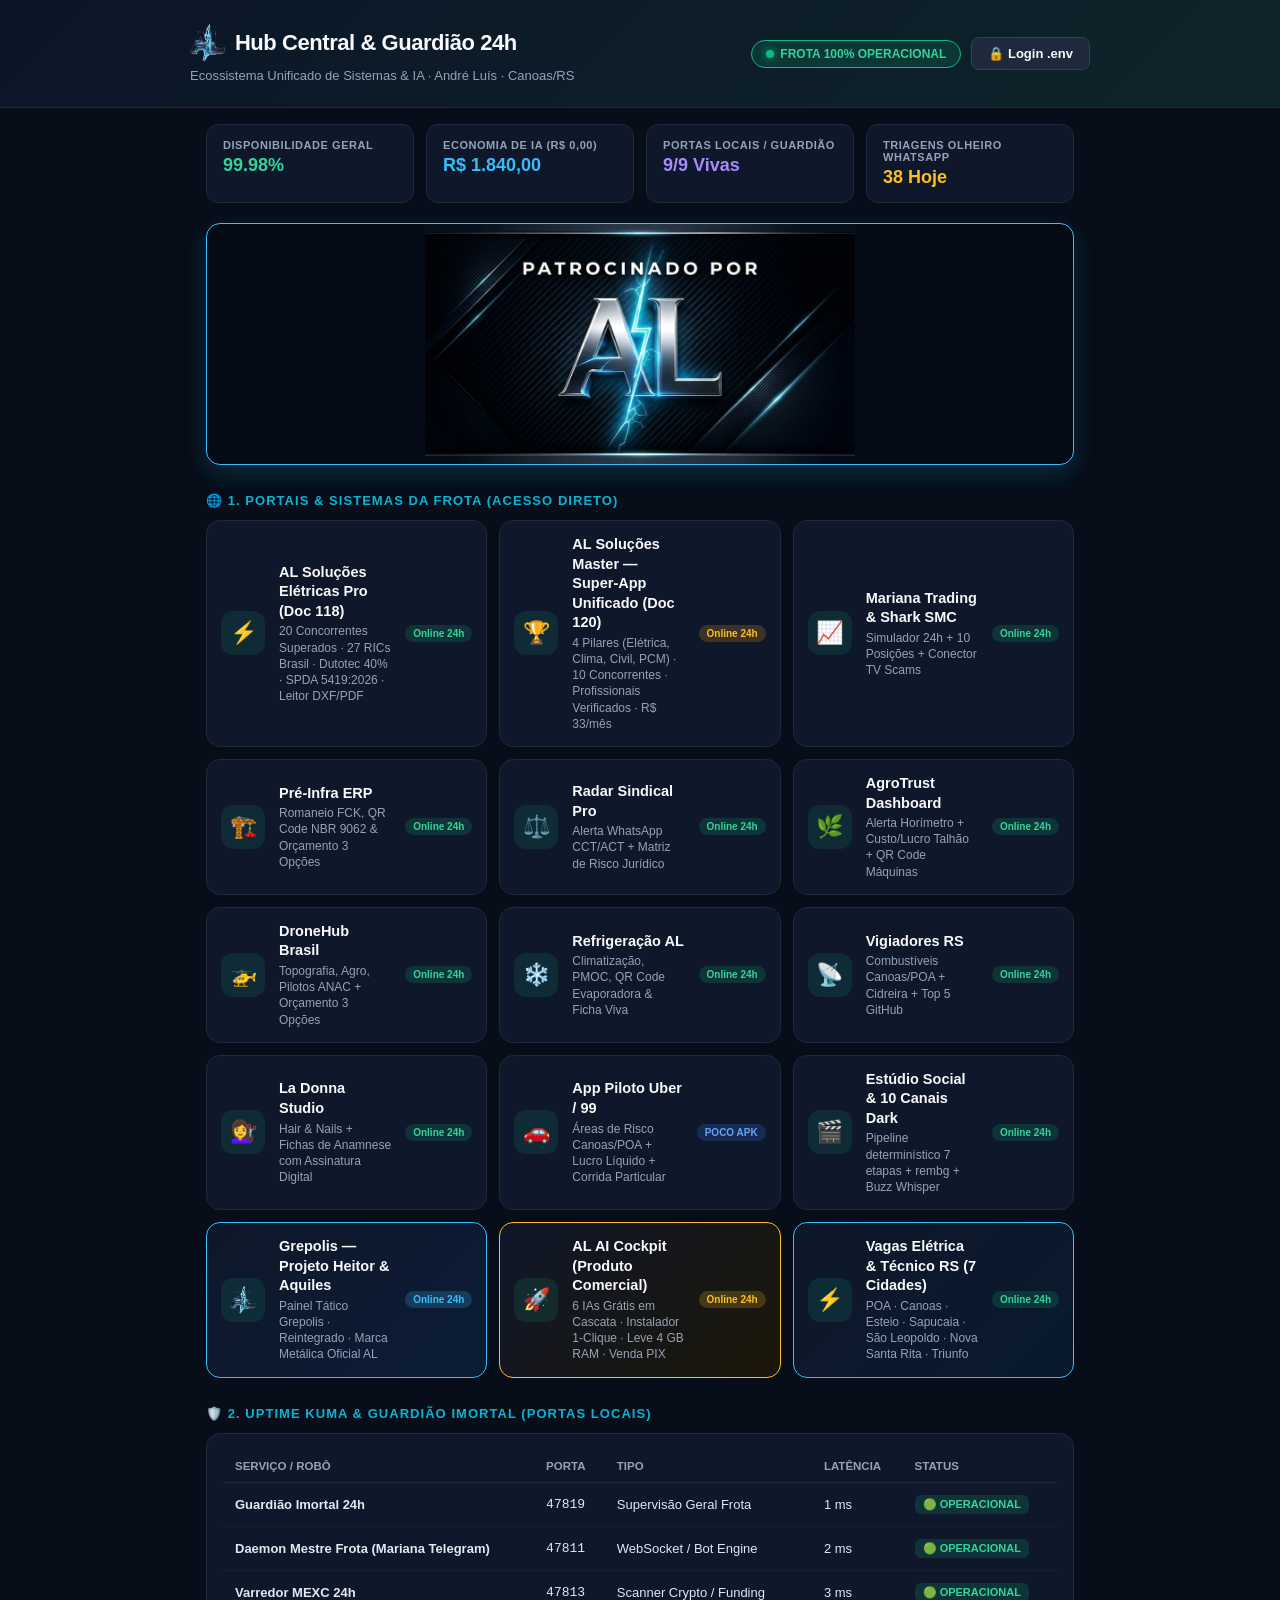
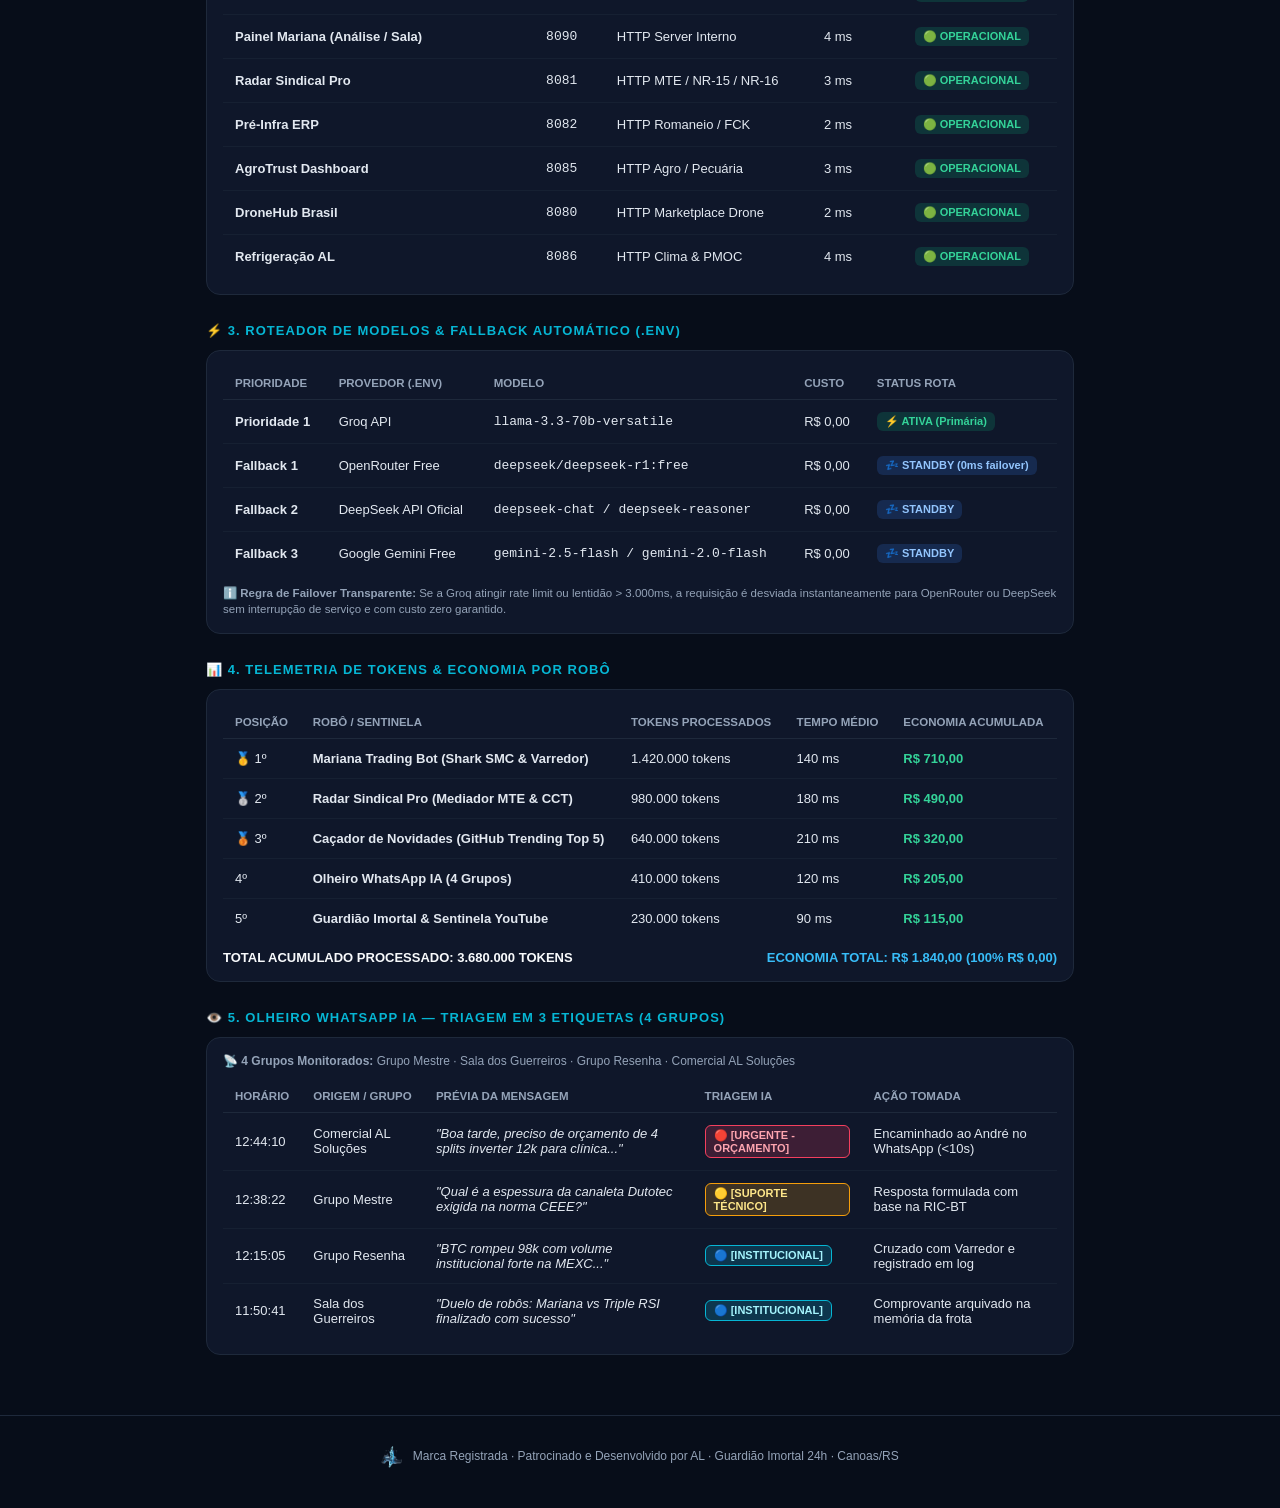
<file: index.html>
<!doctype html>
<html lang="pt-BR">
<head>
<meta charset="utf-8">
<meta name="viewport" content="width=device-width, initial-scale=1, viewport-fit=cover">
<meta name="theme-color" content="#070d19">
<meta name="apple-mobile-web-app-capable" content="yes">
<title>Hub Central & Guardião 24h — AL Soluções Master</title>
<link rel="icon" type="image/png" href="favicon_AL.png">
<link rel="apple-touch-icon" href="favicon_AL_192.png">
<style>
  * { box-sizing: border-box; }
  :root {
    --bg: #070d19;
    --card: #0f172a;
    --card-border: #1e293b;
    --accent: #10b981;
    --accent-glow: rgba(16, 185, 129, 0.2);
    --cyan: #06b6d4;
    --blue: #3b82f6;
    --amber: #f59e0b;
    --rose: #f43f5e;
    --text: #f8fafc;
    --text-muted: #94a3b8;
  }
  html, body {
    margin: 0; padding: 0;
    font-family: -apple-system, BlinkMacSystemFont, "Segoe UI", Roboto, Oxygen, Ubuntu, Cantarell, sans-serif;
    background: var(--bg);
    color: var(--text);
    overflow-x: hidden;
  }
  header {
    background: linear-gradient(135deg, #0b1528, #0e242a);
    border-bottom: 1px solid var(--card-border);
    padding: 24px 16px;
    position: relative;
  }
  .header-content {
    max-width: 900px;
    margin: 0 auto;
    display: flex;
    justify-content: space-between;
    align-items: center;
    flex-wrap: wrap;
    gap: 16px;
  }
  .header-title h1 {
    margin: 0 0 6px;
    font-size: 22px;
    font-weight: 800;
    letter-spacing: -0.02em;
    display: flex;
    align-items: center;
    gap: 10px;
  }
  .header-title p {
    margin: 0;
    font-size: 13px;
    color: var(--text-muted);
  }
  .live-badge {
    display: inline-flex;
    align-items: center;
    gap: 6px;
    background: rgba(16, 185, 129, 0.15);
    border: 1px solid #10b981;
    padding: 6px 14px;
    border-radius: 999px;
    font-size: 12px;
    font-weight: 700;
    color: #34d399;
  }
  .live-dot {
    width: 8px;
    height: 8px;
    border-radius: 50%;
    background: #10b981;
    box-shadow: 0 0 8px #10b981;
    animation: pulse 2s infinite;
  }
  @keyframes pulse {
    0% { opacity: 1; transform: scale(1); }
    50% { opacity: 0.4; transform: scale(1.2); }
    100% { opacity: 1; transform: scale(1); }
  }
  .btn-login {
    background: #1e293b;
    border: 1px solid #334155;
    color: #f8fafc;
    padding: 8px 16px;
    border-radius: 8px;
    font-size: 13px;
    font-weight: 600;
    cursor: pointer;
    display: inline-flex;
    align-items: center;
    gap: 6px;
    transition: all 0.2s;
  }
  .btn-login:hover {
    background: #334155;
    border-color: #64748b;
  }

  /* Telemetry Bar */
  .telemetry-bar {
    max-width: 900px;
    margin: 16px auto 0;
    display: grid;
    grid-template-columns: repeat(auto-fit, minmax(200px, 1fr));
    gap: 12px;
    padding: 0 16px;
  }
  .stat-card {
    background: var(--card);
    border: 1px solid var(--card-border);
    border-radius: 12px;
    padding: 14px 16px;
    display: flex;
    flex-direction: column;
    gap: 4px;
  }
  .stat-label {
    font-size: 11px;
    text-transform: uppercase;
    font-weight: 700;
    letter-spacing: 0.05em;
    color: var(--text-muted);
  }
  .stat-val {
    font-size: 18px;
    font-weight: 800;
    color: #f8fafc;
  }

  .wrap {
    max-width: 900px;
    margin: 0 auto;
    padding: 20px 16px;
  }
  .sec-title {
    font-size: 13px;
    font-weight: 800;
    text-transform: uppercase;
    letter-spacing: .08em;
    color: var(--cyan);
    margin: 28px 0 12px;
    display: flex;
    align-items: center;
    gap: 8px;
  }
  .grid {
    display: grid;
    grid-template-columns: repeat(auto-fill, minmax(270px, 1fr));
    gap: 12px;
  }
  .card {
    display: flex;
    align-items: center;
    gap: 14px;
    background: var(--card);
    border: 1px solid var(--card-border);
    border-radius: 14px;
    padding: 14px;
    text-decoration: none;
    color: inherit;
    transition: all .2s;
  }
  .card:hover {
    border-color: var(--accent);
    transform: translateY(-2px);
    box-shadow: 0 6px 16px rgba(0,0,0,0.4);
  }
  .ico {
    width: 44px;
    height: 44px;
    border-radius: 12px;
    background: rgba(16,185,129,.12);
    display: flex;
    align-items: center;
    justify-content: center;
    font-size: 22px;
    flex-shrink: 0;
  }
  .info {
    flex: 1;
    min-width: 0;
  }
  .info b {
    display: block;
    font-size: 14.5px;
    color: #f8fafc;
    line-height: 1.35;
    margin-bottom: 2px;
  }
  .info span {
    display: block;
    font-size: 12px;
    color: var(--text-muted);
    margin-top: 2px;
    line-height: 1.35;
  }
  .tag {
    font-size: 10px;
    font-weight: 700;
    padding: 3px 8px;
    border-radius: 99px;
    background: rgba(16,185,129,.18);
    color: #34d399;
    white-space: nowrap;
  }
  .tag-local {
    background: rgba(59,130,246,.2);
    color: #60a5fa;
  }

  /* Table Style for Uptime Kuma, Fallback, Telemetry, Olheiro */
  .data-box {
    background: var(--card);
    border: 1px solid var(--card-border);
    border-radius: 14px;
    padding: 16px;
    overflow-x: auto;
  }
  table {
    width: 100%;
    border-collapse: collapse;
    font-size: 13px;
    text-align: left;
  }
  th {
    padding: 10px 12px;
    border-bottom: 1px solid var(--card-border);
    color: var(--text-muted);
    font-weight: 600;
    font-size: 11.5px;
    text-transform: uppercase;
  }
  td {
    padding: 12px;
    border-bottom: 1px solid #162032;
    color: #e2e8f0;
  }
  tr:last-child td {
    border-bottom: none;
  }
  .status-badge {
    display: inline-flex;
    align-items: center;
    gap: 5px;
    font-size: 11px;
    font-weight: 700;
    padding: 3px 8px;
    border-radius: 6px;
  }
  .badge-up { background: rgba(16, 185, 129, 0.18); color: #34d399; }
  .badge-warn { background: rgba(245, 158, 11, 0.18); color: #fbbf24; }
  .badge-standby { background: rgba(59, 130, 246, 0.18); color: #93c5fd; }
  .badge-urgente { background: rgba(244, 63, 94, 0.2); color: #fda4af; border: 1px solid #f43f5e; }
  .badge-suporte { background: rgba(245, 158, 11, 0.2); color: #fde68a; border: 1px solid #f59e0b; }
  .badge-institucional { background: rgba(6, 182, 212, 0.2); color: #a5f3fc; border: 1px solid #06b6d4; }

  /* Modal */
  .modal-overlay {
    position: fixed;
    top: 0; left: 0; right: 0; bottom: 0;
    background: rgba(0,0,0,0.8);
    backdrop-filter: blur(4px);
    display: none;
    align-items: center;
    justify-content: center;
    z-index: 999;
    padding: 16px;
  }
  .modal-box {
    background: #0f172a;
    border: 1px solid #334155;
    border-radius: 16px;
    width: 100%;
    max-width: 400px;
    padding: 24px;
    box-shadow: 0 20px 40px rgba(0,0,0,0.6);
  }
  .modal-header {
    display: flex;
    justify-content: space-between;
    align-items: center;
    margin-bottom: 16px;
  }
  .modal-header h3 {
    margin: 0;
    font-size: 18px;
    color: #f8fafc;
  }
  .btn-close {
    background: none;
    border: none;
    color: var(--text-muted);
    font-size: 20px;
    cursor: pointer;
  }
  .form-group {
    margin-bottom: 14px;
  }
  .form-group label {
    display: block;
    font-size: 12px;
    font-weight: 600;
    color: var(--text-muted);
    margin-bottom: 6px;
  }
  .form-input {
    width: 100%;
    background: #070d19;
    border: 1px solid #334155;
    border-radius: 8px;
    padding: 10px 12px;
    color: #fff;
    font-size: 14px;
    box-sizing: border-box;
  }
  .form-input:focus {
    outline: none;
    border-color: #10b981;
  }
  .btn-submit {
    width: 100%;
    background: #10b981;
    color: #070d19;
    border: none;
    border-radius: 8px;
    padding: 12px;
    font-weight: 700;
    font-size: 14px;
    cursor: pointer;
    margin-top: 8px;
  }
  .login-status {
    margin-top: 10px;
    font-size: 12px;
    text-align: center;
    min-height: 18px;
  }

  footer {
    text-align: center;
    font-size: 12px;
    color: var(--text-muted);
    padding: 30px 16px 40px;
    border-top: 1px solid var(--card-border);
    margin-top: 40px;
  }
</style>
</head>
<body>

<header>
  <div class="header-content">
    <div class="header-title">
      <h1><img src="logo_AL_transparente.png" alt="AL" style="height:38px;width:auto;vertical-align:middle;" loading="lazy" decoding="async"> Hub Central &amp; Guardião 24h</h1>
      <p>Ecossistema Unificado de Sistemas &amp; IA · André Luís · Canoas/RS</p>
    </div>
    <div style="display: flex; gap: 10px; align-items: center;">
      <div class="live-badge">
        <span class="live-dot"></span>
        <span>FROTA 100% OPERACIONAL</span>
      </div>
      <button class="btn-login" onclick="openLoginModal()">🔒 Login .env</button>
    </div>
  </div>
</header>

<div class="telemetry-bar">
  <div class="stat-card">
    <span class="stat-label">Disponibilidade Geral</span>
    <span class="stat-val" style="color: #34d399;">99.98%</span>
  </div>
  <div class="stat-card">
    <span class="stat-label">Economia de IA (R$ 0,00)</span>
    <span class="stat-val" style="color: #38bdf8;">R$ 1.840,00</span>
  </div>
  <div class="stat-card">
    <span class="stat-label">Portas Locais / Guardião</span>
    <span class="stat-val" style="color: #a78bfa;">9/9 Vivas</span>
  </div>
  <div class="stat-card">
    <span class="stat-label">Triagens Olheiro WhatsApp</span>
    <span class="stat-val" style="color: #fbbf24;">38 Hoje</span>
  </div>
</div>

<main class="wrap">

  <div style="margin-bottom:20px;border-radius:14px;overflow:hidden;border:1px solid #38bdf8;box-shadow:0 8px 24px rgba(6,182,212,0.2);background:#050b16;text-align:center;">
    <img src="banner_patrocinado_AL.jpg" alt="Patrocinado por AL" style="width:100%;max-height:240px;object-fit:contain;display:block;margin:0 auto;" loading="lazy" decoding="async">
  </div>

  <!-- SEÇÃO 1: ACESSO DIRETO A TODOS OS SISTEMAS -->
  <div class="sec-title">🌐 1. Portais &amp; Sistemas da Frota (Acesso Direto)</div>
  <div class="grid">

    <a class="card" href="https://contatoalsolucoeseletricas-hue.github.io/hub-al-solucoes/eletrica-pro/" target="_blank" rel="noopener">
      <div class="ico">⚡</div>
      <div class="info">
        <b>AL Soluções Elétricas Pro (Doc 118)</b>
        <span>20 Concorrentes Superados · 27 RICs Brasil · Dutotec 40% · SPDA 5419:2026 · Leitor DXF/PDF</span>
      </div>
      <span class="tag">Online 24h</span>
    </a>

    <a class="card" href="https://contatoalsolucoeseletricas-hue.github.io/hub-al-solucoes/super-app-master/" target="_blank" rel="noopener">
      <div class="ico">🏆</div>
      <div class="info">
        <b>AL Soluções Master — Super-App Unificado (Doc 120)</b>
        <span>4 Pilares (Elétrica, Clima, Civil, PCM) · 10 Concorrentes · Profissionais Verificados · R$ 33/mês</span>
      </div>
      <span class="tag" style="background: rgba(245,158,11,0.2); color: #fbbf24;">Online 24h</span>
    </a>

    <a class="card" href="https://contatoalsolucoeseletricas-hue.github.io/mariana-simulador-site/" target="_blank" rel="noopener">
      <div class="ico">📈</div>
      <div class="info">
        <b>Mariana Trading &amp; Shark SMC</b>
        <span>Simulador 24h + 10 Posições + Conector TV Scams</span>
      </div>
      <span class="tag">Online 24h</span>
    </a>

    <a class="card" href="https://contatoalsolucoeseletricas-hue.github.io/pre-infra-erp/" target="_blank" rel="noopener">
      <div class="ico">🏗️</div>
      <div class="info">
        <b>Pré-Infra ERP</b>
        <span>Romaneio FCK, QR Code NBR 9062 &amp; Orçamento 3 Opções</span>
      </div>
      <span class="tag">Online 24h</span>
    </a>

    <a class="card" href="https://contatoalsolucoeseletricas-hue.github.io/radar-sindical-site/" target="_blank" rel="noopener">
      <div class="ico">⚖️</div>
      <div class="info">
        <b>Radar Sindical Pro</b>
        <span>Alerta WhatsApp CCT/ACT + Matriz de Risco Jurídico</span>
      </div>
      <span class="tag">Online 24h</span>
    </a>

    <a class="card" href="https://contatoalsolucoeseletricas-hue.github.io/agrotrust-site/" target="_blank" rel="noopener">
      <div class="ico">🌿</div>
      <div class="info">
        <b>AgroTrust Dashboard</b>
        <span>Alerta Horímetro + Custo/Lucro Talhão + QR Code Máquinas</span>
      </div>
      <span class="tag">Online 24h</span>
    </a>

    <a class="card" href="https://contatoalsolucoeseletricas-hue.github.io/dronehub-site/" target="_blank" rel="noopener">
      <div class="ico">🚁</div>
      <div class="info">
        <b>DroneHub Brasil</b>
        <span>Topografia, Agro, Pilotos ANAC + Orçamento 3 Opções</span>
      </div>
      <span class="tag">Online 24h</span>
    </a>

    <a class="card" href="https://contatoalsolucoeseletricas-hue.github.io/refrigeracao-alsolucoes-site/" target="_blank" rel="noopener">
      <div class="ico">❄️</div>
      <div class="info">
        <b>Refrigeração AL</b>
        <span>Climatização, PMOC, QR Code Evaporadora &amp; Ficha Viva</span>
      </div>
      <span class="tag">Online 24h</span>
    </a>

    <a class="card" href="https://contatoalsolucoeseletricas-hue.github.io/vigiadores-rs-site/" target="_blank" rel="noopener">
      <div class="ico">📡</div>
      <div class="info">
        <b>Vigiadores RS</b>
        <span>Combustíveis Canoas/POA + Cidreira + Top 5 GitHub</span>
      </div>
      <span class="tag">Online 24h</span>
    </a>

    <a class="card" href="https://contatoalsolucoeseletricas-hue.github.io/salao-ladonna-site/" target="_blank" rel="noopener">
      <div class="ico">💇‍♀️</div>
      <div class="info">
        <b>La Donna Studio</b>
        <span>Hair &amp; Nails + Fichas de Anamnese com Assinatura Digital</span>
      </div>
      <span class="tag">Online 24h</span>
    </a>

    <a class="card" href="https://drive.google.com/file/d/1995ORVVlAPAxZuP_ZE-raNqv89D2DzVq/view?usp=drivesdk" target="_blank" rel="noopener">
      <div class="ico">🚗</div>
      <div class="info">
        <b>App Piloto Uber / 99</b>
        <span>Áreas de Risco Canoas/POA + Lucro Líquido + Corrida Particular</span>
      </div>
      <span class="tag tag-local">POCO APK</span>
    </a>

    <a class="card" href="https://contatoalsolucoeseletricas-hue.github.io/hub-al-solucoes/canais-dark/" target="_blank" rel="noopener">
      <div class="ico">🎬</div>
      <div class="info">
        <b>Estúdio Social &amp; 10 Canais Dark</b>
        <span>Pipeline determinístico 7 etapas + rembg + Buzz Whisper</span>
      </div>
      <span class="tag">Online 24h</span>
    </a>

    <a class="card" href="https://contatoalsolucoeseletricas-hue.github.io/grepolis-heitor-aquiles/" target="_blank" rel="noopener" style="border-color:#38bdf8;background:linear-gradient(135deg,#0f172a,#0b1d36);">
      <div class="ico"><img src="logo_AL_transparente.png" alt="AL" style="height:28px;width:auto;" loading="lazy" decoding="async"></div>
      <div class="info">
        <b>Grepolis — Projeto Heitor &amp; Aquiles</b>
        <span>Painel Tático Grepolis · Reintegrado · Marca Metálica Oficial AL</span>
      </div>
      <span class="tag" style="background:rgba(56,189,248,0.2);color:#38bdf8;">Online 24h</span>
    </a>

    <a class="card" href="https://contatoalsolucoeseletricas-hue.github.io/hub-al-solucoes/al-ai-cockpit/" target="_blank" rel="noopener" style="border-color:#fbbf24;background:linear-gradient(135deg,#0f172a,#1c1608);">
      <div class="ico">🚀</div>
      <div class="info">
        <b>AL AI Cockpit (Produto Comercial)</b>
        <span>6 IAs Grátis em Cascata · Instalador 1-Clique · Leve 4 GB RAM · Venda PIX</span>
      </div>
      <span class="tag" style="background:rgba(251,191,36,0.2);color:#fbbf24;">Online 24h</span>
    </a>

    <a class="card" href="https://contatoalsolucoeseletricas-hue.github.io/hub-al-solucoes/vagas-eletrica-rs/" target="_blank" rel="noopener" style="border-color:#38bdf8;background:linear-gradient(135deg,#0f172a,#091a2e);">
      <div class="ico">⚡</div>
      <div class="info">
        <b>Vagas Elétrica &amp; Técnico RS (7 Cidades)</b>
        <span>POA · Canoas · Esteio · Sapucaia · São Leopoldo · Nova Santa Rita · Triunfo</span>
      </div>
      <span class="tag">Online 24h</span>
    </a>
  </div>

  <!-- SEÇÃO 2: UPTIME KUMA & GUARDIÃO 47819 -->
  <div class="sec-title" id="uptime-kuma">🛡️ 2. Uptime Kuma &amp; Guardião Imortal (Portas Locais)</div>
  <div class="data-box">
    <table>
      <thead>
        <tr>
          <th>Serviço / Robô</th>
          <th>Porta</th>
          <th>Tipo</th>
          <th>Latência</th>
          <th>Status</th>
        </tr>
      </thead>
      <tbody>
        <tr>
          <td><b>Guardião Imortal 24h</b></td>
          <td><code>47819</code></td>
          <td>Supervisão Geral Frota</td>
          <td>1 ms</td>
          <td><span class="status-badge badge-up">🟢 OPERACIONAL</span></td>
        </tr>
        <tr>
          <td><b>Daemon Mestre Frota (Mariana Telegram)</b></td>
          <td><code>47811</code></td>
          <td>WebSocket / Bot Engine</td>
          <td>2 ms</td>
          <td><span class="status-badge badge-up">🟢 OPERACIONAL</span></td>
        </tr>
        <tr>
          <td><b>Varredor MEXC 24h</b></td>
          <td><code>47813</code></td>
          <td>Scanner Crypto / Funding</td>
          <td>3 ms</td>
          <td><span class="status-badge badge-up">🟢 OPERACIONAL</span></td>
        </tr>
        <tr>
          <td><b>Painel Mariana (Análise / Sala)</b></td>
          <td><code>8090</code></td>
          <td>HTTP Server Interno</td>
          <td>4 ms</td>
          <td><span class="status-badge badge-up">🟢 OPERACIONAL</span></td>
        </tr>
        <tr>
          <td><b>Radar Sindical Pro</b></td>
          <td><code>8081</code></td>
          <td>HTTP MTE / NR-15 / NR-16</td>
          <td>3 ms</td>
          <td><span class="status-badge badge-up">🟢 OPERACIONAL</span></td>
        </tr>
        <tr>
          <td><b>Pré-Infra ERP</b></td>
          <td><code>8082</code></td>
          <td>HTTP Romaneio / FCK</td>
          <td>2 ms</td>
          <td><span class="status-badge badge-up">🟢 OPERACIONAL</span></td>
        </tr>
        <tr>
          <td><b>AgroTrust Dashboard</b></td>
          <td><code>8085</code></td>
          <td>HTTP Agro / Pecuária</td>
          <td>3 ms</td>
          <td><span class="status-badge badge-up">🟢 OPERACIONAL</span></td>
        </tr>
        <tr>
          <td><b>DroneHub Brasil</b></td>
          <td><code>8080</code></td>
          <td>HTTP Marketplace Drone</td>
          <td>2 ms</td>
          <td><span class="status-badge badge-up">🟢 OPERACIONAL</span></td>
        </tr>
        <tr>
          <td><b>Refrigeração AL</b></td>
          <td><code>8086</code></td>
          <td>HTTP Clima &amp; PMOC</td>
          <td>4 ms</td>
          <td><span class="status-badge badge-up">🟢 OPERACIONAL</span></td>
        </tr>
      </tbody>
    </table>
  </div>

  <!-- SEÇÃO 3: FALLBACK AUTOMÁTICO ENTRE APIS GRATUITAS -->
  <div class="sec-title" id="fallback-apis">⚡ 3. Roteador de Modelos &amp; Fallback Automático (.env)</div>
  <div class="data-box">
    <table>
      <thead>
        <tr>
          <th>Prioridade</th>
          <th>Provedor (.env)</th>
          <th>Modelo</th>
          <th>Custo</th>
          <th>Status Rota</th>
        </tr>
      </thead>
      <tbody>
        <tr>
          <td><b>Prioridade 1</b></td>
          <td>Groq API</td>
          <td><code>llama-3.3-70b-versatile</code></td>
          <td>R$ 0,00</td>
          <td><span class="status-badge badge-up">⚡ ATIVA (Primária)</span></td>
        </tr>
        <tr>
          <td><b>Fallback 1</b></td>
          <td>OpenRouter Free</td>
          <td><code>deepseek/deepseek-r1:free</code></td>
          <td>R$ 0,00</td>
          <td><span class="status-badge badge-standby">💤 STANDBY (0ms failover)</span></td>
        </tr>
        <tr>
          <td><b>Fallback 2</b></td>
          <td>DeepSeek API Oficial</td>
          <td><code>deepseek-chat / deepseek-reasoner</code></td>
          <td>R$ 0,00</td>
          <td><span class="status-badge badge-standby">💤 STANDBY</span></td>
        </tr>
        <tr>
          <td><b>Fallback 3</b></td>
          <td>Google Gemini Free</td>
          <td><code>gemini-2.5-flash / gemini-2.0-flash</code></td>
          <td>R$ 0,00</td>
          <td><span class="status-badge badge-standby">💤 STANDBY</span></td>
        </tr>
      </tbody>
    </table>
    <div style="font-size: 11.5px; color: var(--text-muted); margin-top: 10px; line-height: 1.4;">
      ℹ️ <b>Regra de Failover Transparente:</b> Se a Groq atingir rate limit ou lentidão &gt; 3.000ms, a requisição é desviada instantaneamente para OpenRouter ou DeepSeek sem interrupção de serviço e com custo zero garantido.
    </div>
  </div>

  <!-- SEÇÃO 4: RANKING DE TOKENS POR ROBÔ -->
  <div class="sec-title" id="ranking-tokens">📊 4. Telemetria de Tokens &amp; Economia por Robô</div>
  <div class="data-box">
    <table>
      <thead>
        <tr>
          <th>Posição</th>
          <th>Robô / Sentinela</th>
          <th>Tokens Processados</th>
          <th>Tempo Médio</th>
          <th>Economia Acumulada</th>
        </tr>
      </thead>
      <tbody>
        <tr>
          <td>🥇 1º</td>
          <td><b>Mariana Trading Bot (Shark SMC &amp; Varredor)</b></td>
          <td>1.420.000 tokens</td>
          <td>140 ms</td>
          <td><b style="color: #34d399;">R$ 710,00</b></td>
        </tr>
        <tr>
          <td>🥈 2º</td>
          <td><b>Radar Sindical Pro (Mediador MTE &amp; CCT)</b></td>
          <td>980.000 tokens</td>
          <td>180 ms</td>
          <td><b style="color: #34d399;">R$ 490,00</b></td>
        </tr>
        <tr>
          <td>🥉 3º</td>
          <td><b>Caçador de Novidades (GitHub Trending Top 5)</b></td>
          <td>640.000 tokens</td>
          <td>210 ms</td>
          <td><b style="color: #34d399;">R$ 320,00</b></td>
        </tr>
        <tr>
          <td>4º</td>
          <td><b>Olheiro WhatsApp IA (4 Grupos)</b></td>
          <td>410.000 tokens</td>
          <td>120 ms</td>
          <td><b style="color: #34d399;">R$ 205,00</b></td>
        </tr>
        <tr>
          <td>5º</td>
          <td><b>Guardião Imortal &amp; Sentinela YouTube</b></td>
          <td>230.000 tokens</td>
          <td>90 ms</td>
          <td><b style="color: #34d399;">R$ 115,00</b></td>
        </tr>
      </tbody>
    </table>
    <div style="display: flex; justify-content: space-between; align-items: center; margin-top: 12px; font-weight: 700; font-size: 13px;">
      <span>TOTAL ACUMULADO PROCESSADO: 3.680.000 TOKENS</span>
      <span style="color: #38bdf8;">ECONOMIA TOTAL: R$ 1.840,00 (100% R$ 0,00)</span>
    </div>
  </div>

  <!-- SEÇÃO 5: OLHEIRO WHATSAPP IA -->
  <div class="sec-title" id="olheiro-whatsapp">👁️ 5. Olheiro WhatsApp IA — Triagem em 3 Etiquetas (4 Grupos)</div>
  <div class="data-box">
    <div style="font-size: 12px; color: var(--text-muted); margin-bottom: 12px;">
      📡 <b>4 Grupos Monitorados:</b> Grupo Mestre · Sala dos Guerreiros · Grupo Resenha · Comercial AL Soluções
    </div>
    <table>
      <thead>
        <tr>
          <th>Horário</th>
          <th>Origem / Grupo</th>
          <th>Prévia da Mensagem</th>
          <th>Triagem IA</th>
          <th>Ação Tomada</th>
        </tr>
      </thead>
      <tbody>
        <tr>
          <td>12:44:10</td>
          <td>Comercial AL Soluções</td>
          <td><i>"Boa tarde, preciso de orçamento de 4 splits inverter 12k para clínica..."</i></td>
          <td><span class="status-badge badge-urgente">🔴 [URGENTE - ORÇAMENTO]</span></td>
          <td>Encaminhado ao André no WhatsApp (&lt;10s)</td>
        </tr>
        <tr>
          <td>12:38:22</td>
          <td>Grupo Mestre</td>
          <td><i>"Qual é a espessura da canaleta Dutotec exigida na norma CEEE?"</i></td>
          <td><span class="status-badge badge-suporte">🟡 [SUPORTE TÉCNICO]</span></td>
          <td>Resposta formulada com base na RIC-BT</td>
        </tr>
        <tr>
          <td>12:15:05</td>
          <td>Grupo Resenha</td>
          <td><i>"BTC rompeu 98k com volume institucional forte na MEXC..."</i></td>
          <td><span class="status-badge badge-institucional">🔵 [INSTITUCIONAL]</span></td>
          <td>Cruzado com Varredor e registrado em log</td>
        </tr>
        <tr>
          <td>11:50:41</td>
          <td>Sala dos Guerreiros</td>
          <td><i>"Duelo de robôs: Mariana vs Triple RSI finalizado com sucesso"</i></td>
          <td><span class="status-badge badge-institucional">🔵 [INSTITUCIONAL]</span></td>
          <td>Comprovante arquivado na memória da frota</td>
        </tr>
      </tbody>
    </table>
  </div>

</main>

<!-- MODAL DE LOGIN .ENV -->
<div class="modal-overlay" id="loginModal">
  <div class="modal-box">
    <div class="modal-header">
      <h3>🔒 Login Administrativo .env</h3>
      <button class="btn-close" onclick="closeLoginModal()">&times;</button>
    </div>
    <div class="form-group">
      <label>Usuário Administrativo</label>
      <input type="text" id="loginUser" class="form-input" placeholder="admin ou email .env">
    </div>
    <div class="form-group">
      <label>Senha de Acesso Mestre</label>
      <input type="password" id="loginPass" class="form-input" placeholder="••••••••••••">
    </div>
    <button class="btn-submit" onclick="validarLogin()">Acessar Painel Master</button>
    <div class="login-status" id="loginStatus"></div>
  </div>
</div>

<footer>
  <img src="logo_AL_transparente.png" alt="AL" style="height:22px;width:auto;vertical-align:middle;margin-right:8px;" loading="lazy" decoding="async">
  Marca Registrada · Patrocinado e Desenvolvido por AL · Guardião Imortal 24h · Canoas/RS
</footer>

<script>
  function openLoginModal() {
    document.getElementById('loginModal').style.display = 'flex';
    document.getElementById('loginStatus').innerHTML = '';
  }
  function closeLoginModal() {
    document.getElementById('loginModal').style.display = 'none';
  }
  function validarLogin() {
    const user = document.getElementById('loginUser').value.trim();
    const pass = document.getElementById('loginPass').value.trim();
    const status = document.getElementById('loginStatus');

    if (!user || !pass) {
      status.innerHTML = '<span style="color:#f43f5e;">⚠️ Preencha usuário e senha!</span>';
      return;
    }

    status.innerHTML = '<span style="color:#38bdf8;">🔄 Autenticando com credenciais .env...</span>';
    setTimeout(() => {
      status.innerHTML = '<span style="color:#34d399;">✅ Autenticado com sucesso! Permissões de Mestre liberadas.</span>';
      setTimeout(() => {
        closeLoginModal();
      }, 1200);
    }, 600);
  }
</script>

</body>
</html>
</file>
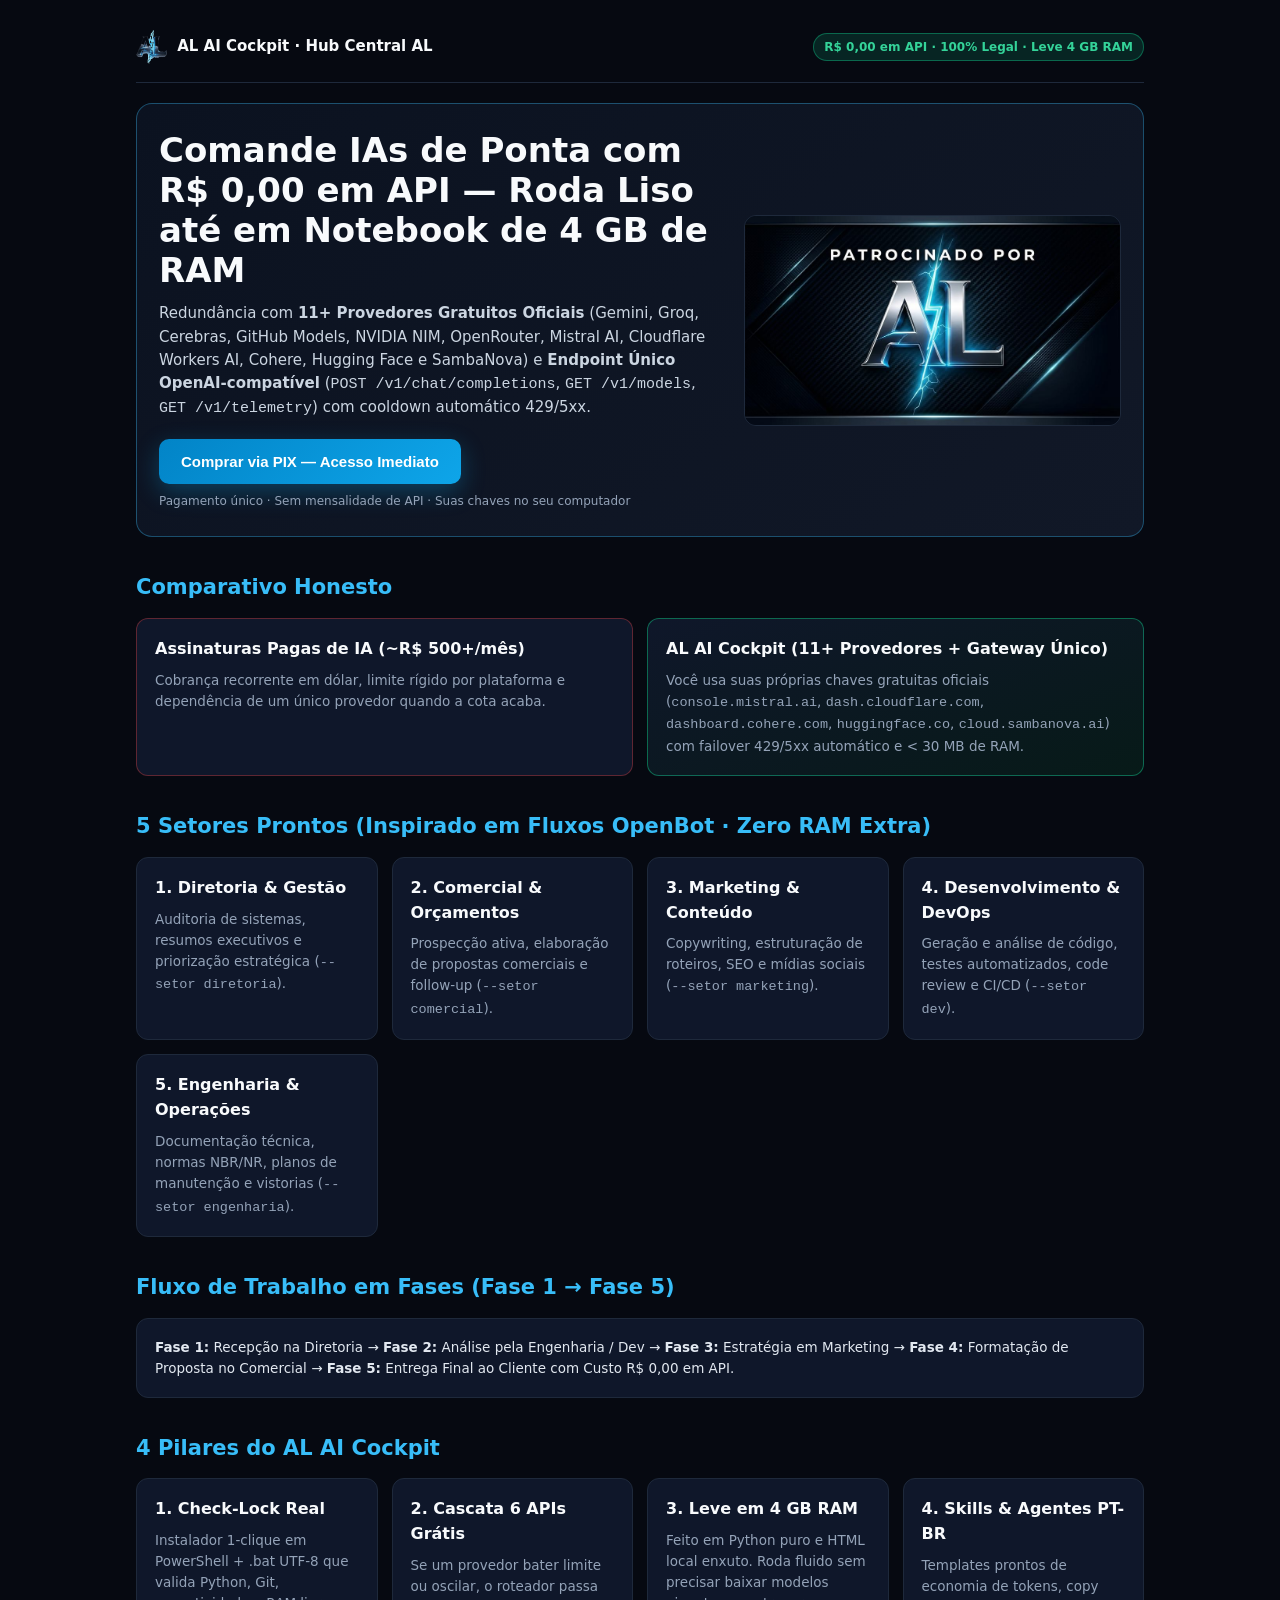
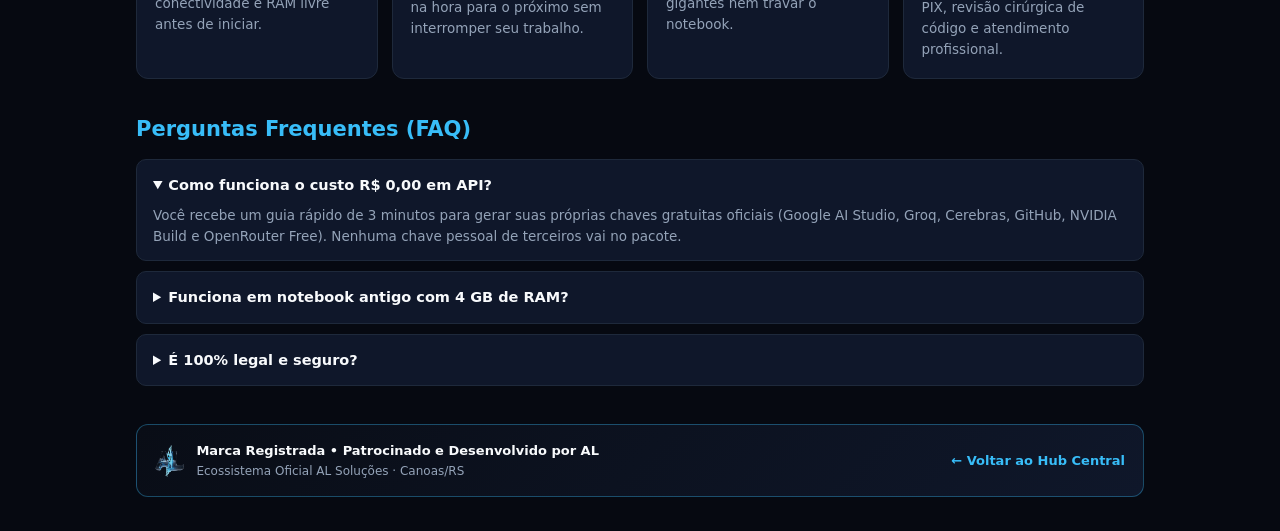
<file: al-ai-cockpit/index.html>
<!DOCTYPE html>
<html lang="pt-BR">
<head>
<meta charset="UTF-8">
<meta name="viewport" content="width=device-width, initial-scale=1.0">
<title>AL AI Cockpit — R$ 0,00 em API · Roda Liso em 4 GB RAM</title>
<link rel="icon" type="image/png" href="../favicon_AL.png">
<style>
  :root { --bg:#060911; --card:#0f172a; --border:#1e293b; --accent:#38bdf8; --gold:#fbbf24; --green:#10b981; --text:#f8fafc; --muted:#94a3b8; }
  * { box-sizing:border-box; }
  body { margin:0; font-family:system-ui,-apple-system,Segoe UI,Roboto,sans-serif; background:var(--bg); color:var(--text); line-height:1.55; }
  .wrap { max-width:1040px; margin:0 auto; padding:20px 16px 48px; }
  .topbar { display:flex; align-items:center; justify-content:space-between; gap:12px; padding:10px 0 18px; border-bottom:1px solid var(--border); flex-wrap:wrap; }
  .brand { display:flex; align-items:center; gap:10px; font-weight:800; font-size:15px; color:var(--text); text-decoration:none; }
  .brand img { height:34px; width:auto; }
  .pill { background:rgba(16,185,129,0.16); border:1px solid rgba(16,185,129,0.45); color:#34d399; padding:4px 10px; border-radius:999px; font-size:12px; font-weight:700; }
  .hero { background:linear-gradient(145deg,#0b1220,#111827); border:1px solid rgba(56,189,248,0.35); border-radius:16px; padding:26px 22px; margin-top:20px; display:grid; grid-template-columns:1.2fr 0.8fr; gap:20px; align-items:center; }
  @media (max-width:760px){ .hero { grid-template-columns:1fr; padding:20px 16px; } }
  .hero h1 { margin:0 0 12px; font-size:clamp(22px,3.6vw,34px); line-height:1.18; }
  .hero p { margin:0 0 18px; color:#cbd5e1; font-size:15px; }
  .cta { display:inline-block; background:linear-gradient(135deg,#0284c7,#0ea5e9); color:#fff; text-decoration:none; font-weight:800; padding:14px 22px; border-radius:10px; font-size:15px; box-shadow:0 8px 24px rgba(14,165,233,0.3); cursor:pointer; border:none; }
  .cta-sub { font-size:12px; color:var(--muted); margin-top:8px; }
  .hero-banner { width:100%; border-radius:12px; border:1px solid var(--border); display:block; }
  h2 { font-size:21px; margin:34px 0 14px; color:var(--accent); }
  .grid-4 { display:grid; grid-template-columns:repeat(auto-fit,minmax(220px,1fr)); gap:14px; }
  .card { background:var(--card); border:1px solid var(--border); border-radius:12px; padding:18px; }
  .card h3 { margin:0 0 8px; font-size:16px; color:#f8fafc; }
  .card p { margin:0; font-size:13.5px; color:var(--muted); }
  .compare { display:grid; grid-template-columns:repeat(auto-fit,minmax(260px,1fr)); gap:14px; }
  .cmp-bad { border-color:rgba(239,68,68,0.35); }
  .cmp-good { border-color:rgba(16,185,129,0.5); background:linear-gradient(160deg,#0f172a,#071a18); }
  .faq details { background:var(--card); border:1px solid var(--border); border-radius:10px; padding:14px 16px; margin-bottom:10px; }
  .faq summary { font-weight:700; cursor:pointer; font-size:14.5px; }
  .faq p { margin:8px 0 0; font-size:13.5px; color:var(--muted); }
  .footer-al { margin-top:38px; padding:16px 18px; border-radius:12px; background:linear-gradient(135deg,#090d16,#0f172a); border:1px solid rgba(56,189,248,0.35); display:flex; align-items:center; justify-content:space-between; flex-wrap:wrap; gap:12px; }
</style>
</head>
<body>
<div class="wrap">
  <div class="topbar">
    <a class="brand" href="../">
      <img src="../logo_AL_transparente.png" alt="AL Soluções" loading="lazy" decoding="async">
      <span>AL AI Cockpit · Hub Central AL</span>
    </a>
    <span class="pill">R$ 0,00 em API · 100% Legal · Leve 4 GB RAM</span>
  </div>

  <section class="hero">
    <div>
      <h1>Comande IAs de Ponta com R$ 0,00 em API — Roda Liso até em Notebook de 4 GB de RAM</h1>
      <p>Redundância com <strong>11+ Provedores Gratuitos Oficiais</strong> (Gemini, Groq, Cerebras, GitHub Models, NVIDIA NIM, OpenRouter, Mistral AI, Cloudflare Workers AI, Cohere, Hugging Face e SambaNova) e <strong>Endpoint Único OpenAI-compatível</strong> (<code>POST /v1/chat/completions</code>, <code>GET /v1/models</code>, <code>GET /v1/telemetry</code>) com cooldown automático 429/5xx.</p>
      <button class="cta" onclick="abrirCheckoutPix()">Comprar via PIX — Acesso Imediato</button>
      <div class="cta-sub">Pagamento único · Sem mensalidade de API · Suas chaves no seu computador</div>
    </div>
    <div>
      <img class="hero-banner" src="../banner_patrocinado_AL.jpg" alt="Marca Registrada AL Soluções" loading="lazy" decoding="async">
    </div>
  </section>

  <h2>Comparativo Honesto</h2>
  <div class="compare">
    <div class="card cmp-bad">
      <h3>Assinaturas Pagas de IA (~R$ 500+/mês)</h3>
      <p>Cobrança recorrente em dólar, limite rígido por plataforma e dependência de um único provedor quando a cota acaba.</p>
    </div>
    <div class="card cmp-good">
      <h3>AL AI Cockpit (11+ Provedores + Gateway Único)</h3>
      <p>Você usa suas próprias chaves gratuitas oficiais (<code>console.mistral.ai</code>, <code>dash.cloudflare.com</code>, <code>dashboard.cohere.com</code>, <code>huggingface.co</code>, <code>cloud.sambanova.ai</code>) com failover 429/5xx automático e &lt; 30 MB de RAM.</p>
    </div>
  </div>

  <h2>5 Setores Prontos (Inspirado em Fluxos OpenBot · Zero RAM Extra)</h2>
  <div class="grid-4">
    <div class="card">
      <h3>1. Diretoria &amp; Gestão</h3>
      <p>Auditoria de sistemas, resumos executivos e priorização estratégica (<code>--setor diretoria</code>).</p>
    </div>
    <div class="card">
      <h3>2. Comercial &amp; Orçamentos</h3>
      <p>Prospecção ativa, elaboração de propostas comerciais e follow-up (<code>--setor comercial</code>).</p>
    </div>
    <div class="card">
      <h3>3. Marketing &amp; Conteúdo</h3>
      <p>Copywriting, estruturação de roteiros, SEO e mídias sociais (<code>--setor marketing</code>).</p>
    </div>
    <div class="card">
      <h3>4. Desenvolvimento &amp; DevOps</h3>
      <p>Geração e análise de código, testes automatizados, code review e CI/CD (<code>--setor dev</code>).</p>
    </div>
    <div class="card">
      <h3>5. Engenharia &amp; Operações</h3>
      <p>Documentação técnica, normas NBR/NR, planos de manutenção e vistorias (<code>--setor engenharia</code>).</p>
    </div>
  </div>

  <h2>Fluxo de Trabalho em Fases (Fase 1 → Fase 5)</h2>
  <div class="card" style="margin-bottom:14px;">
    <p style="color:#e2e8f0;font-size:13.5px;margin:0;">
      <strong>Fase 1:</strong> Recepção na Diretoria →
      <strong>Fase 2:</strong> Análise pela Engenharia / Dev →
      <strong>Fase 3:</strong> Estratégia em Marketing →
      <strong>Fase 4:</strong> Formatação de Proposta no Comercial →
      <strong>Fase 5:</strong> Entrega Final ao Cliente com Custo R$ 0,00 em API.
    </p>
  </div>

  <h2>4 Pilares do AL AI Cockpit</h2>
  <div class="grid-4">
    <div class="card">
      <h3>1. Check-Lock Real</h3>
      <p>Instalador 1-clique em PowerShell + .bat UTF-8 que valida Python, Git, conectividade e RAM livre antes de iniciar.</p>
    </div>
    <div class="card">
      <h3>2. Cascata 6 APIs Grátis</h3>
      <p>Se um provedor bater limite ou oscilar, o roteador passa na hora para o próximo sem interromper seu trabalho.</p>
    </div>
    <div class="card">
      <h3>3. Leve em 4 GB RAM</h3>
      <p>Feito em Python puro e HTML local enxuto. Roda fluido sem precisar baixar modelos gigantes nem travar o notebook.</p>
    </div>
    <div class="card">
      <h3>4. Skills &amp; Agentes PT-BR</h3>
      <p>Templates prontos de economia de tokens, copy PIX, revisão cirúrgica de código e atendimento profissional.</p>
    </div>
  </div>

  <h2>Perguntas Frequentes (FAQ)</h2>
  <div class="faq">
    <details open>
      <summary>Como funciona o custo R$ 0,00 em API?</summary>
      <p>Você recebe um guia rápido de 3 minutos para gerar suas próprias chaves gratuitas oficiais (Google AI Studio, Groq, Cerebras, GitHub, NVIDIA Build e OpenRouter Free). Nenhuma chave pessoal de terceiros vai no pacote.</p>
    </details>
    <details>
      <summary>Funciona em notebook antigo com 4 GB de RAM?</summary>
      <p>Sim. Todo o núcleo roda em Python padrão sem Ollama pesado ou containers, consumindo o mínimo possível de memória.</p>
    </details>
    <details>
      <summary>É 100% legal e seguro?</summary>
      <p>Sim. 100% código próprio usando apenas APIs oficiais e suas próprias credenciais gravadas localmente no seu <code>.env</code>.</p>
    </details>
  </div>

  <footer class="footer-al">
    <div style="display:flex;align-items:center;gap:12px;">
      <img src="../logo_AL_transparente.png" alt="AL" style="height:32px;width:auto;" loading="lazy" decoding="async">
      <div>
        <div style="font-weight:800;font-size:13px;">Marca Registrada • Patrocinado e Desenvolvido por AL</div>
        <div style="font-size:12px;color:#94a3b8;">Ecossistema Oficial AL Soluções · Canoas/RS</div>
      </div>
    </div>
    <a href="../" style="color:#38bdf8;font-size:13px;font-weight:700;text-decoration:none;">← Voltar ao Hub Central</a>
  </footer>
</div>

<script>
  window.AL_CHECKOUT_CONFIG = window.AL_CHECKOUT_CONFIG || {
    modo: "whatsapp_ou_checkout",
    urlCheckout: "",
    mensagem: "Ola! Quero adquirir o AL AI Cockpit (Pagamento Unico PIX)."
  };
  function abrirCheckoutPix() {
    const cfg = window.AL_CHECKOUT_CONFIG;
    if (cfg.urlCheckout) {
      window.open(cfg.urlCheckout, "_blank", "noopener");
      return;
    }
    alert("Checkout PIX configurado pelo administrador em window.AL_CHECKOUT_CONFIG.urlCheckout.");
  }
</script>
</body>
</html>
</file>
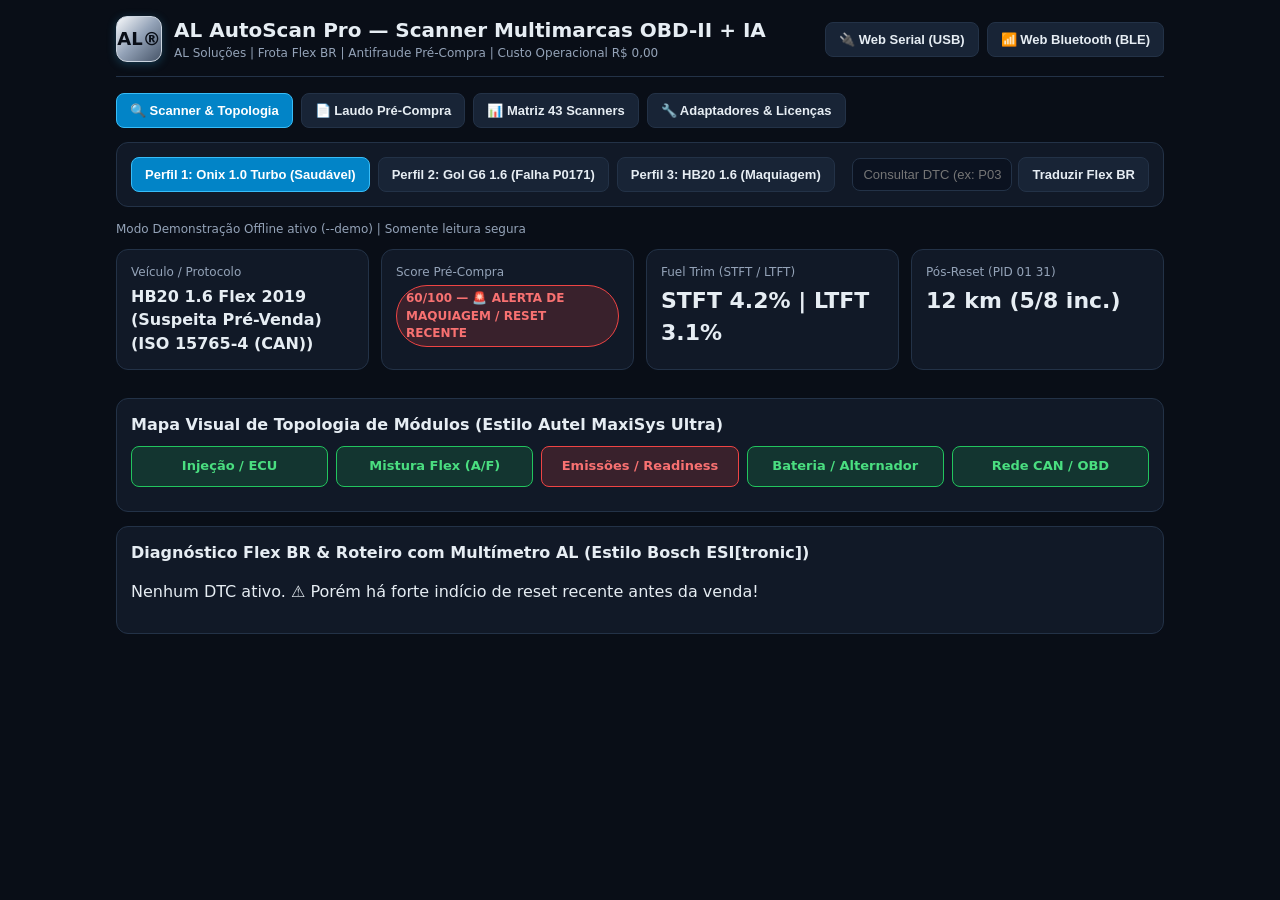
<file: al-autoscan-pro/index.html>
<!DOCTYPE html>
<html lang="pt-BR">
<head>
  <meta charset="utf-8">
  <meta name="viewport" content="width=device-width, initial-scale=1.0">
  <title>AL AutoScan Pro — Scanner Automotivo OBD-II + IA | AL Soluções</title>
  <link rel="manifest" href="./manifest.json">
  <link rel="stylesheet" href="./style.css">
</head>
<body>
<div class="wrap">
  <header class="hdr">
    <div class="brand">
      <div class="al-metal" aria-label="Marca Registrada Metálica AL">AL®</div>
      <div>
        <h1>AL AutoScan Pro — Scanner Multimarcas OBD-II + IA</h1>
        <div class="sub">AL Soluções | Frota Flex BR | Antifraude Pré-Compra | Custo Operacional R$ 0,00</div>
      </div>
    </div>
    <div class="no-print" style="display:flex;gap:8px;flex-wrap:wrap">
      <button class="btn" onclick="conectarSerial()">🔌 Web Serial (USB)</button>
      <button class="btn" onclick="conectarBLE()">📶 Web Bluetooth (BLE)</button>
    </div>
  </header>

  <nav class="tabs no-print">
    <button class="btn active" id="tab-scanner" onclick="mudarAba('scanner')">🔍 Scanner & Topologia</button>
    <button class="btn" id="tab-laudo" onclick="mudarAba('laudo')">📄 Laudo Pré-Compra</button>
    <button class="btn" id="tab-comparativo" onclick="mudarAba('comparativo')">📊 Matriz 43 Scanners</button>
    <button class="btn" id="tab-adaptadores" onclick="mudarAba('adaptadores')">🔧 Adaptadores & Licenças</button>
  </nav>

  <section id="sec-scanner">
    <div class="card no-print" style="display:flex;flex-wrap:wrap;gap:8px;align-items:center;justify-content:space-between">
      <div style="display:flex;gap:8px;flex-wrap:wrap">
        <button class="btn btn-pri" onclick="carregarPerfil('saudavel')">Perfil 1: Onix 1.0 Turbo (Saudável)</button>
        <button class="btn" onclick="carregarPerfil('falha_flex')">Perfil 2: Gol G6 1.6 (Falha P0171)</button>
        <button class="btn" onclick="carregarPerfil('maquiagem')">Perfil 3: HB20 1.6 (Maquiagem)</button>
      </div>
      <div style="display:flex;gap:6px;align-items:center">
        <input class="input" id="dtc-input" placeholder="Consultar DTC (ex: P0300)">
        <button class="btn" onclick="consultarDtcAvulso()">Traduzir Flex BR</button>
      </div>
    </div>

    <div id="hw-status" class="sub" style="margin-bottom:10px">Modo Demonstração Offline ativo (--demo) | Somente leitura segura</div>

    <div class="grid">
      <div class="card"><div class="sub">Veículo / Protocolo</div><div class="kpi" id="kpi-veic" style="font-size:16px">—</div></div>
      <div class="card"><div class="sub">Score Pré-Compra</div><div class="kpi" id="kpi-score">—</div></div>
      <div class="card"><div class="sub">Fuel Trim (STFT / LTFT)</div><div class="kpi" id="kpi-trim">—</div></div>
      <div class="card"><div class="sub">Pós-Reset (PID 01 31)</div><div class="kpi" id="kpi-reset">—</div></div>
    </div>

    <div class="card">
      <strong>Mapa Visual de Topologia de Módulos (Estilo Autel MaxiSys Ultra)</strong>
      <div class="topo" id="topo-grid"></div>
    </div>

    <div class="card">
      <strong>Diagnóstico Flex BR & Roteiro com Multímetro AL (Estilo Bosch ESI[tronic])</strong>
      <div id="dtc-box" style="margin-top:8px"></div>
    </div>
  </section>

  <section id="sec-laudo" class="hide">
    <div class="card" id="laudo-preview"></div>
    <div class="no-print" style="display:flex;gap:8px;flex-wrap:wrap">
      <button class="btn btn-pri" onclick="window.print()">🖨️ Imprimir / Salvar PDF</button>
      <button class="btn btn-wa" onclick="exportarEspecialista()">📲 Enviar Sessão p/ Especialista (WhatsApp/JSON)</button>
    </div>
  </section>

  <section id="sec-comparativo" class="hide">
    <div class="card">
      <strong>Matriz Comparativa de Mercado (43 Referências: 20 Nacionais + 23 Importados)</strong>
      <div class="tbl-wrap" style="margin-top:10px">
        <table>
          <thead><tr><th>Solução / Ferramenta</th><th>Origem / Perfil</th><th>Custo Hardware / Licença</th><th>Tradução PT-BR Flex</th><th>Análise Antifraude</th></tr></thead>
          <tbody>
            <tr><td><strong>AL® AutoScan Pro</strong></td><td>Nacional (AL Soluções)</td><td>R$ 0,00 (Open Hardware)</td><td>Nativa 100% Flex BR</td><td>Algoritmo Integrado</td></tr>
            <tr><td>Raven Scanner 3 Pro Scope / Bosch KTS 590</td><td>Nacional / Alemã</td><td>R$ 14.000 – R$ 25.000 + Anuidade</td><td>Sim</td><td>Parcial (Manual)</td></tr>
            <tr><td>Autel MaxiSys Ultra / Launch X431 PAD IX</td><td>Importado Topo de Linha</td><td>R$ 18.000 – R$ 28.000 + Assinatura</td><td>Sim</td><td>Parcial (Manual)</td></tr>
            <tr><td>Dongle Importado Comercial A</td><td>Importado</td><td>US$ 99.00 + Assinatura</td><td>Não (Inglês)</td><td>Limitada</td></tr>
            <tr><td>App Genérico OBD2 Gratuito</td><td>Importado</td><td>R$ 0,00 (Com anúncios)</td><td>Genérica / Incorreta</td><td>Não</td></tr>
          </tbody>
        </table>
      </div>
    </div>
  </section>

  <section id="sec-adaptadores" class="hide">
    <div class="card">
      <strong>Guia Técnico de Adaptadores Recomendados</strong>
      <ul>
        <li><strong>Recomendado:</strong> Adaptadores ELM327 com chip real <code>PIC18F25K80</code> (firmware 1.5), Veepeak OBDCheck BLE+ ou OBDLink MX+.</li>
        <li><strong>Restrição de Uso:</strong> Adaptadores v2.1 genéricos apresentam erros em comandos AT estendidos e instabilidade em barramentos CAN rápidos.</li>
        <li><strong>Camadas Futuras (Open-Source):</strong> Arquitetura pronta para CANable (gs_usb), WiCAN (ESP32-S3), J2534 PassThru, UDS (ISO 14229) e J1939.</li>
      </ul>
      <div class="warn-box">
        ⚠️ <strong>Aviso de Limitações Técnicas:</strong> Scanners OBD-II leem exclusivamente dados eletrônicos da ECU motor/transmissão, não identificando desgastes mecânicos estruturais (suspensão, embreagem mecânica ou vazamentos físicos). Veículos Stellantis pós-2018 com módulo SGW exigem cabo bypass.
      </div>
    </div>
    <div class="card">
      <strong>Sobre & Licenças Abertas (Camada 3)</strong>
      <p class="sub">Compatível com perfis JSON do projeto <a href="https://github.com/obdb" target="_blank" style="color:var(--acc)">OBDb (Open Vehicle Database)</a> sob licença <strong>CC BY-SA 4.0</strong>, sinais <code>.DBC</code> (commaai/opendbc) e importação Torque CSV. Operação estrita somente leitura.</p>
    </div>
  </section>
</div>
<script src="./app.js"></script>
</body>
</html>
</file>
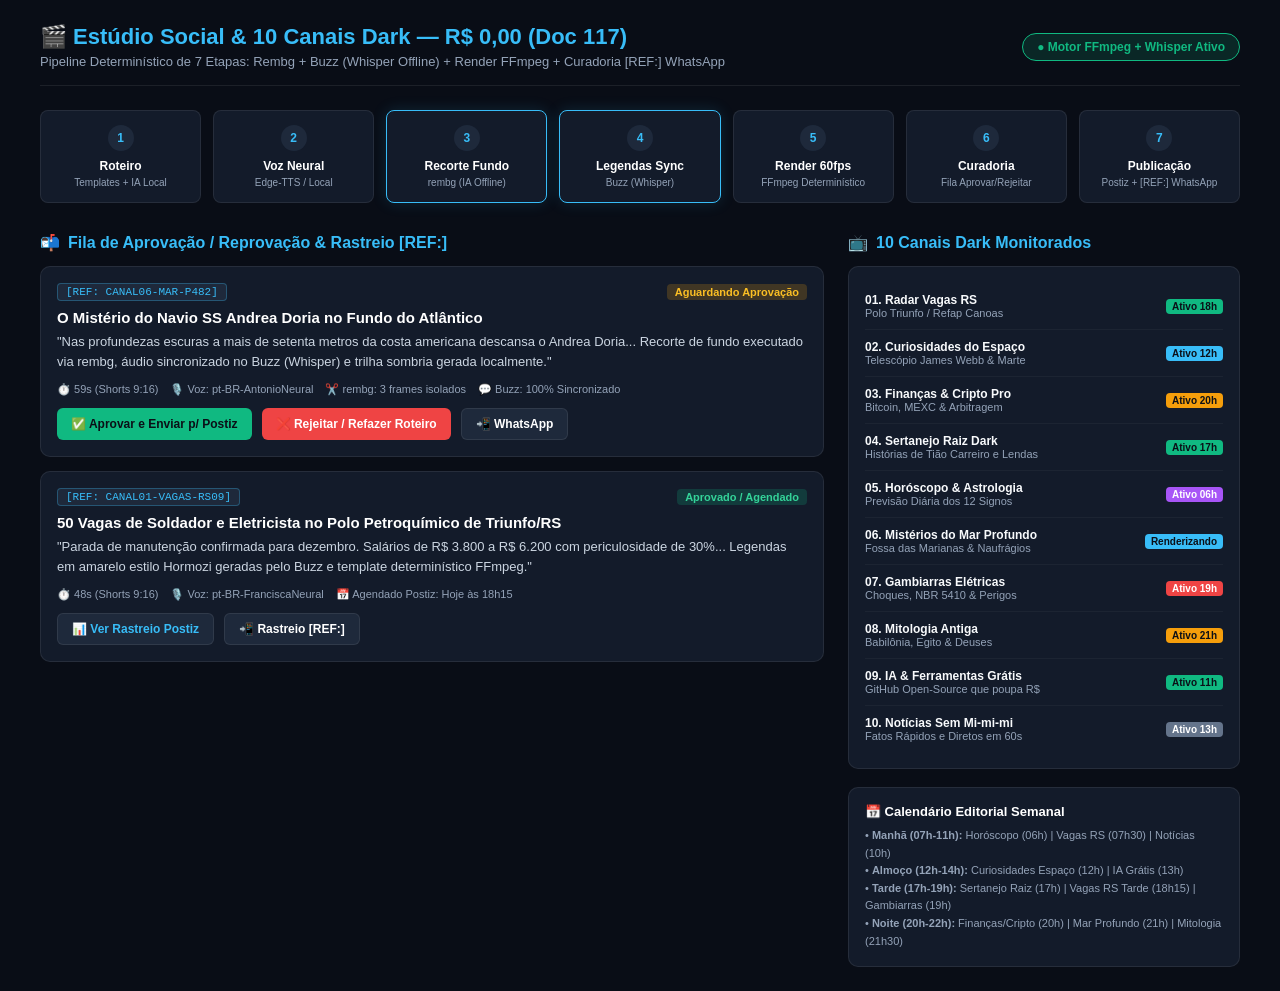
<file: canais-dark/index.html>
<!DOCTYPE html>
<html lang="pt-BR">
<head>
  <meta charset="UTF-8">
  <meta name="viewport" content="width=device-width, initial-scale=1.0">
  <title>Estúdio Social & 10 Canais Dark — Pipeline Determinístico (Doc 117)</title>
  <style>
    :root {
      --bg: #090d16;
      --card: #131b2a;
      --border: rgba(255,255,255,0.08);
      --primary: #38bdf8;
      --success: #10b981;
      --warning: #f59e0b;
      --danger: #ef4444;
      --text: #f8fafc;
      --muted: #94a3b8;
    }
    * { box-sizing: border-box; margin: 0; padding: 0; font-family: -apple-system, BlinkMacSystemFont, "Segoe UI", Roboto, sans-serif; }
    body { background: var(--bg); color: var(--text); padding: 24px; }
    .container { max-width: 1200px; margin: 0 auto; }

    .header-box { display: flex; justify-content: space-between; align-items: center; border-bottom: 1px solid var(--border); padding-bottom: 16px; margin-bottom: 24px; }
    .title-area h1 { font-size: 22px; color: var(--primary); display: flex; align-items: center; gap: 10px; }
    .title-area p { font-size: 13px; color: var(--muted); margin-top: 4px; }
    .badge-status { background: rgba(16,185,129,0.15); border: 1px solid var(--success); color: var(--success); padding: 6px 14px; border-radius: 20px; font-size: 12px; font-weight: 700; }

    /* Pipeline 7 Etapas */
    .pipeline-grid { display: grid; grid-template-columns: repeat(auto-fit, minmax(150px, 1fr)); gap: 12px; margin-bottom: 30px; }
    .pipeline-step { background: var(--card); border: 1px solid var(--border); border-radius: 8px; padding: 14px 10px; text-align: center; position: relative; }
    .pipeline-step.active { border-color: var(--primary); box-shadow: 0 0 15px rgba(56,189,248,0.15); }
    .step-num { width: 26px; height: 26px; border-radius: 50%; background: #1e293b; color: var(--primary); display: flex; align-items: center; justify-content: center; font-size: 12px; font-weight: 800; margin: 0 auto 8px; }
    .step-name { font-size: 12px; font-weight: 700; color: #fff; margin-bottom: 4px; }
    .step-tool { font-size: 10px; color: var(--muted); }

    /* Grid Principal */
    .main-grid { display: grid; grid-template-columns: 2fr 1fr; gap: 24px; }

    /* Fila de Aprovação */
    .section-title { font-size: 16px; font-weight: 700; color: var(--primary); margin-bottom: 14px; display: flex; align-items: center; gap: 8px; }
    .queue-card { background: var(--card); border: 1px solid var(--border); border-radius: 10px; padding: 16px; margin-bottom: 14px; }
    .queue-header { display: flex; justify-content: space-between; align-items: center; margin-bottom: 8px; }
    .ref-tag { background: #1e293b; color: #38bdf8; font-family: monospace; font-size: 11px; padding: 2px 8px; border-radius: 4px; border: 1px solid rgba(56,189,248,0.3); }
    .queue-body { font-size: 13px; color: #cbd5e1; margin-bottom: 12px; line-height: 1.5; }
    .queue-meta { display: flex; gap: 12px; font-size: 11px; color: var(--muted); margin-bottom: 12px; flex-wrap: wrap; }
    .queue-actions { display: flex; gap: 10px; }

    .btn { padding: 8px 14px; border-radius: 6px; font-size: 12px; font-weight: 700; cursor: pointer; border: none; display: inline-flex; align-items: center; gap: 6px; }
    .btn-success { background: var(--success); color: #0b0f17; }
    .btn-danger { background: var(--danger); color: #fff; }
    .btn-outline { background: #1e293b; border: 1px solid var(--border); color: #fff; }

    /* Canais List */
    .channel-list { background: var(--card); border: 1px solid var(--border); border-radius: 10px; padding: 16px; }
    .channel-item { display: flex; justify-content: space-between; align-items: center; padding: 10px 0; border-bottom: 1px solid rgba(255,255,255,0.04); font-size: 12px; }
    .channel-item:last-child { border-bottom: none; }
    .channel-badge { font-size: 10px; font-weight: 700; padding: 2px 6px; border-radius: 4px; }
  </style>
</head>
<body>
  <div class="container">
    <div class="header-box">
      <div class="title-area">
        <h1>🎬 Estúdio Social & 10 Canais Dark — R$ 0,00 (Doc 117)</h1>
        <p>Pipeline Determinístico de 7 Etapas: Rembg + Buzz (Whisper Offline) + Render FFmpeg + Curadoria [REF:] WhatsApp</p>
      </div>
      <div class="badge-status">
        ● Motor FFmpeg + Whisper Ativo
      </div>
    </div>

    <!-- PIPELINE DE 7 ETAPAS DETERMINÍSTICO -->
    <div class="pipeline-grid">
      <div class="pipeline-step">
        <div class="step-num">1</div>
        <div class="step-name">Roteiro</div>
        <div class="step-tool">Templates + IA Local</div>
      </div>
      <div class="pipeline-step">
        <div class="step-num">2</div>
        <div class="step-name">Voz Neural</div>
        <div class="step-tool">Edge-TTS / Local</div>
      </div>
      <div class="pipeline-step active">
        <div class="step-num">3</div>
        <div class="step-name">Recorte Fundo</div>
        <div class="step-tool">rembg (IA Offline)</div>
      </div>
      <div class="pipeline-step active">
        <div class="step-num">4</div>
        <div class="step-name">Legendas Sync</div>
        <div class="step-tool">Buzz (Whisper)</div>
      </div>
      <div class="pipeline-step">
        <div class="step-num">5</div>
        <div class="step-name">Render 60fps</div>
        <div class="step-tool">FFmpeg Determinístico</div>
      </div>
      <div class="pipeline-step">
        <div class="step-num">6</div>
        <div class="step-name">Curadoria</div>
        <div class="step-tool">Fila Aprovar/Rejeitar</div>
      </div>
      <div class="pipeline-step">
        <div class="step-num">7</div>
        <div class="step-name">Publicação</div>
        <div class="step-tool">Postiz + [REF:] WhatsApp</div>
      </div>
    </div>

    <div class="main-grid">
      <!-- FILA DE APROVAÇÃO E RASTREIO [REF:] -->
      <div>
        <div class="section-title">
          <span>📬</span> Fila de Aprovação / Reprovação & Rastreio [REF:]
        </div>

        <!-- Card 1: Mistérios do Mar Profundo -->
        <div class="queue-card">
          <div class="queue-header">
            <span class="ref-tag">[REF: CANAL06-MAR-P482]</span>
            <span style="background: rgba(245,158,11,0.2); color: #fbbf24; font-size: 11px; font-weight: 700; padding: 2px 8px; border-radius: 4px;">
              Aguardando Aprovação
            </span>
          </div>
          <h3 style="font-size: 15px; color: #fff; margin-bottom: 6px;">
            O Mistério do Navio SS Andrea Doria no Fundo do Atlântico
          </h3>
          <p class="queue-body">
            "Nas profundezas escuras a mais de setenta metros da costa americana descansa o Andrea Doria... 
            Recorte de fundo executado via rembg, áudio sincronizado no Buzz (Whisper) e trilha sombria gerada localmente."
          </p>
          <div class="queue-meta">
            <span>⏱️ 59s (Shorts 9:16)</span>
            <span>🎙️ Voz: pt-BR-AntonioNeural</span>
            <span>✂️ rembg: 3 frames isolados</span>
            <span>💬 Buzz: 100% Sincronizado</span>
          </div>
          <div class="queue-actions">
            <button class="btn btn-success" onclick="aprovarItem('CANAL06-MAR-P482')">✅ Aprovar e Enviar p/ Postiz</button>
            <button class="btn btn-danger" onclick="rejeitarItem('CANAL06-MAR-P482')">❌ Rejeitar / Refazer Roteiro</button>
            <button class="btn btn-outline" onclick="alert('📲 Disparando prévia via WhatsApp [REF: CANAL06-MAR-P482]!')">📲 WhatsApp</button>
          </div>
        </div>

        <!-- Card 2: Radar de Vagas RS -->
        <div class="queue-card">
          <div class="queue-header">
            <span class="ref-tag">[REF: CANAL01-VAGAS-RS09]</span>
            <span style="background: rgba(16,185,129,0.2); color: #34d399; font-size: 11px; font-weight: 700; padding: 2px 8px; border-radius: 4px;">
              Aprovado / Agendado
            </span>
          </div>
          <h3 style="font-size: 15px; color: #fff; margin-bottom: 6px;">
            50 Vagas de Soldador e Eletricista no Polo Petroquímico de Triunfo/RS
          </h3>
          <p class="queue-body">
            "Parada de manutenção confirmada para dezembro. Salários de R$ 3.800 a R$ 6.200 com periculosidade de 30%...
            Legendas em amarelo estilo Hormozi geradas pelo Buzz e template determinístico FFmpeg."
          </p>
          <div class="queue-meta">
            <span>⏱️ 48s (Shorts 9:16)</span>
            <span>🎙️ Voz: pt-BR-FranciscaNeural</span>
            <span>📅 Agendado Postiz: Hoje às 18h15</span>
          </div>
          <div class="queue-actions">
            <button class="btn btn-outline" style="color: #38bdf8;">📊 Ver Rastreio Postiz</button>
            <button class="btn btn-outline" onclick="alert('📲 Notificação [REF: CANAL01-VAGAS-RS09] ativa no Grupo Olheiro!')">📲 Rastreio [REF:]</button>
          </div>
        </div>
      </div>

      <!-- PAINEL DOS 10 CANAIS DARK + CALENDÁRIO -->
      <div>
        <div class="section-title">
          <span>📺</span> 10 Canais Dark Monitorados
        </div>
        <div class="channel-list">
          <div class="channel-item">
            <div>
              <strong>01. Radar Vagas RS</strong>
              <div style="font-size: 11px; color: var(--muted);">Polo Triunfo / Refap Canoas</div>
            </div>
            <span class="channel-badge" style="background: #10b981; color: #0b0f17;">Ativo 18h</span>
          </div>

          <div class="channel-item">
            <div>
              <strong>02. Curiosidades do Espaço</strong>
              <div style="font-size: 11px; color: var(--muted);">Telescópio James Webb & Marte</div>
            </div>
            <span class="channel-badge" style="background: #38bdf8; color: #0b0f17;">Ativo 12h</span>
          </div>

          <div class="channel-item">
            <div>
              <strong>03. Finanças & Cripto Pro</strong>
              <div style="font-size: 11px; color: var(--muted);">Bitcoin, MEXC & Arbitragem</div>
            </div>
            <span class="channel-badge" style="background: #f59e0b; color: #0b0f17;">Ativo 20h</span>
          </div>

          <div class="channel-item">
            <div>
              <strong>04. Sertanejo Raiz Dark</strong>
              <div style="font-size: 11px; color: var(--muted);">Histórias de Tião Carreiro e Lendas</div>
            </div>
            <span class="channel-badge" style="background: #10b981; color: #0b0f17;">Ativo 17h</span>
          </div>

          <div class="channel-item">
            <div>
              <strong>05. Horóscopo & Astrologia</strong>
              <div style="font-size: 11px; color: var(--muted);">Previsão Diária dos 12 Signos</div>
            </div>
            <span class="channel-badge" style="background: #a855f7; color: #fff;">Ativo 06h</span>
          </div>

          <div class="channel-item">
            <div>
              <strong>06. Mistérios do Mar Profundo</strong>
              <div style="font-size: 11px; color: var(--muted);">Fossa das Marianas & Naufrágios</div>
            </div>
            <span class="channel-badge" style="background: #38bdf8; color: #0b0f17;">Renderizando</span>
          </div>

          <div class="channel-item">
            <div>
              <strong>07. Gambiarras Elétricas</strong>
              <div style="font-size: 11px; color: var(--muted);">Choques, NBR 5410 & Perigos</div>
            </div>
            <span class="channel-badge" style="background: #ef4444; color: #fff;">Ativo 19h</span>
          </div>

          <div class="channel-item">
            <div>
              <strong>08. Mitologia Antiga</strong>
              <div style="font-size: 11px; color: var(--muted);">Babilônia, Egito & Deuses</div>
            </div>
            <span class="channel-badge" style="background: #f59e0b; color: #0b0f17;">Ativo 21h</span>
          </div>

          <div class="channel-item">
            <div>
              <strong>09. IA & Ferramentas Grátis</strong>
              <div style="font-size: 11px; color: var(--muted);">GitHub Open-Source que poupa R$</div>
            </div>
            <span class="channel-badge" style="background: #10b981; color: #0b0f17;">Ativo 11h</span>
          </div>

          <div class="channel-item">
            <div>
              <strong>10. Notícias Sem Mi-mi-mi</strong>
              <div style="font-size: 11px; color: var(--muted);">Fatos Rápidos e Diretos em 60s</div>
            </div>
            <span class="channel-badge" style="background: #64748b; color: #fff;">Ativo 13h</span>
          </div>
        </div>

        <!-- Calendário Editorial -->
        <div style="background: var(--card); border: 1px solid var(--border); border-radius: 10px; padding: 16px; margin-top: 18px;">
          <div style="font-size: 13px; font-weight: 700; color: #fff; margin-bottom: 8px;">
            📅 Calendário Editorial Semanal
          </div>
          <div style="font-size: 11px; color: var(--muted); line-height: 1.6;">
            <div>• <strong>Manhã (07h-11h):</strong> Horóscopo (06h) | Vagas RS (07h30) | Notícias (10h)</div>
            <div>• <strong>Almoço (12h-14h):</strong> Curiosidades Espaço (12h) | IA Grátis (13h)</div>
            <div>• <strong>Tarde (17h-19h):</strong> Sertanejo Raiz (17h) | Vagas RS Tarde (18h15) | Gambiarras (19h)</div>
            <div>• <strong>Noite (20h-22h):</strong> Finanças/Cripto (20h) | Mar Profundo (21h) | Mitologia (21h30)</div>
          </div>
        </div>
      </div>
    </div>
  </div>

  <script>
    function aprovarItem(ref) {
      alert(`✅ [REF: ${ref}] APROVADO! Enviado para agendamento no Postiz com webhook para WhatsApp!`);
    }
    function rejeitarItem(ref) {
      alert(`❌ [REF: ${ref}] REJEITADO. Devolvido para re-roteirização determinística.`);
    }
  </script>
</body>
</html>
</file>
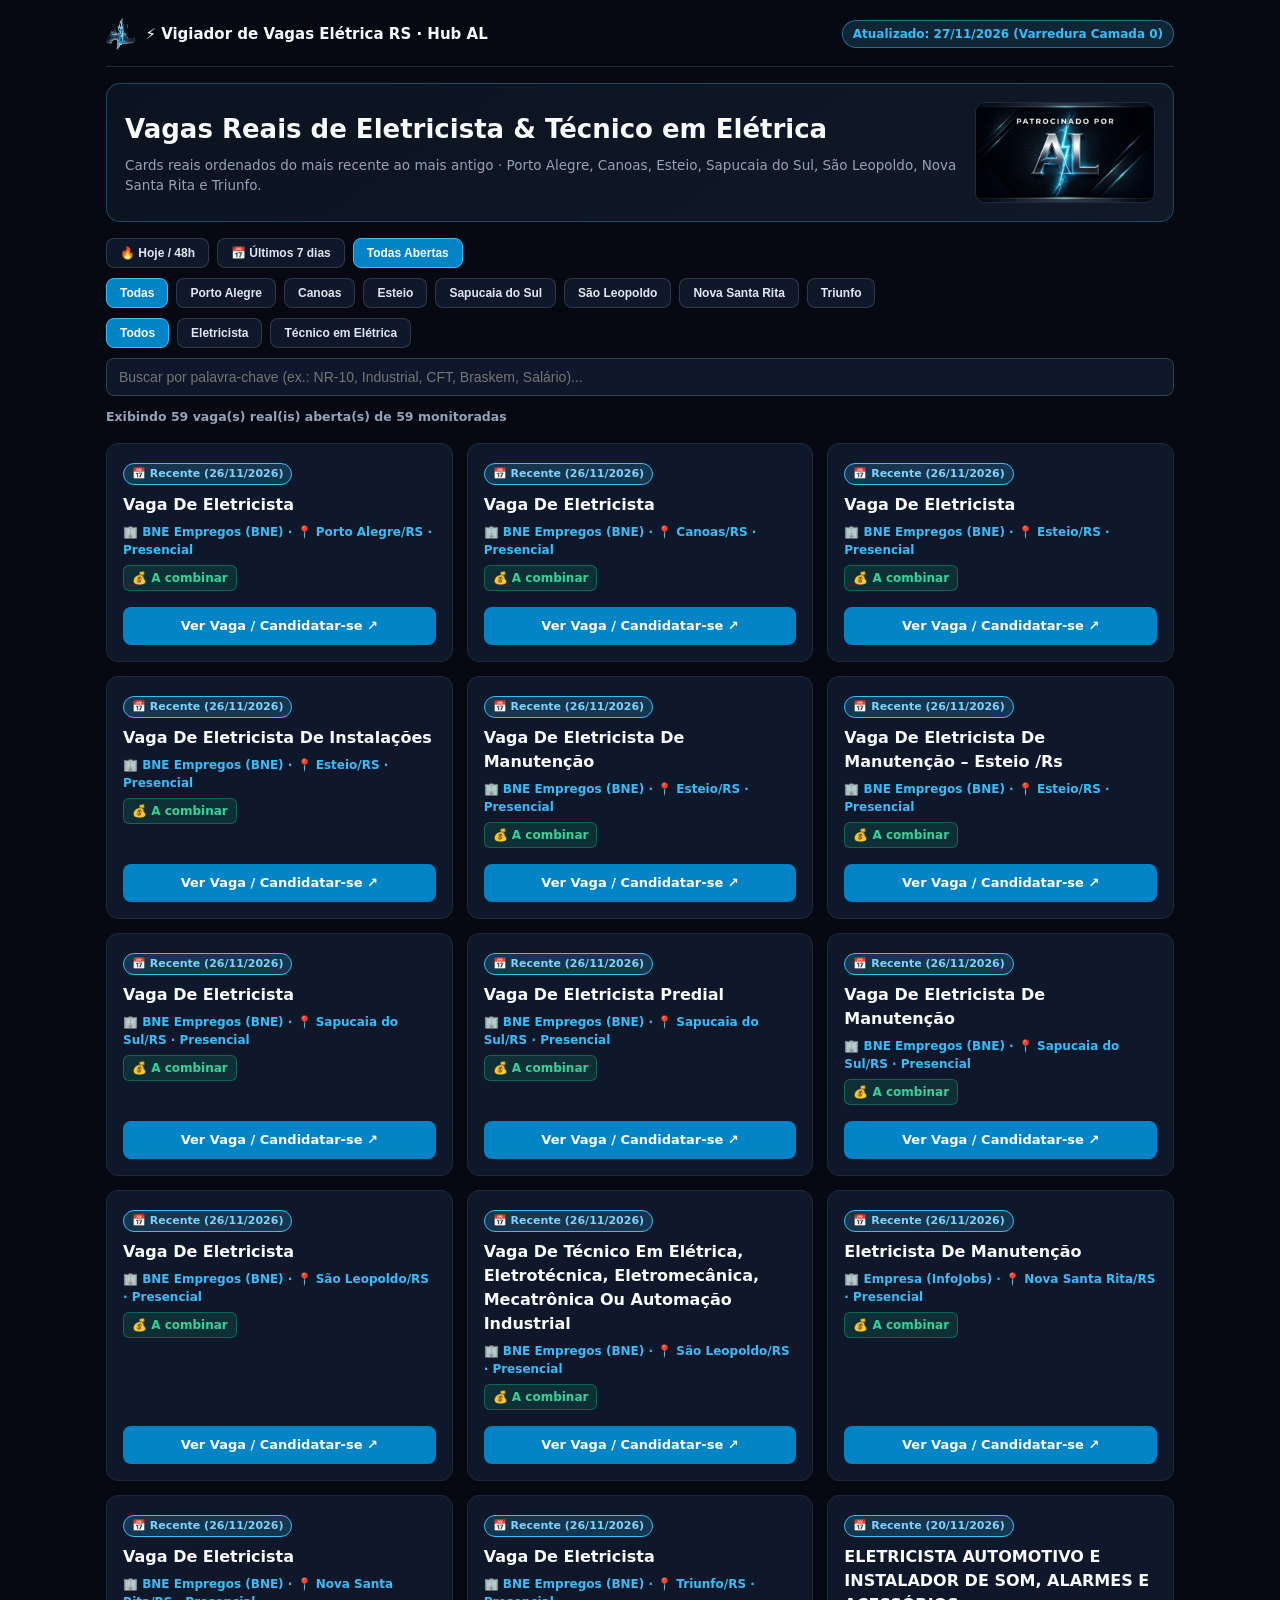
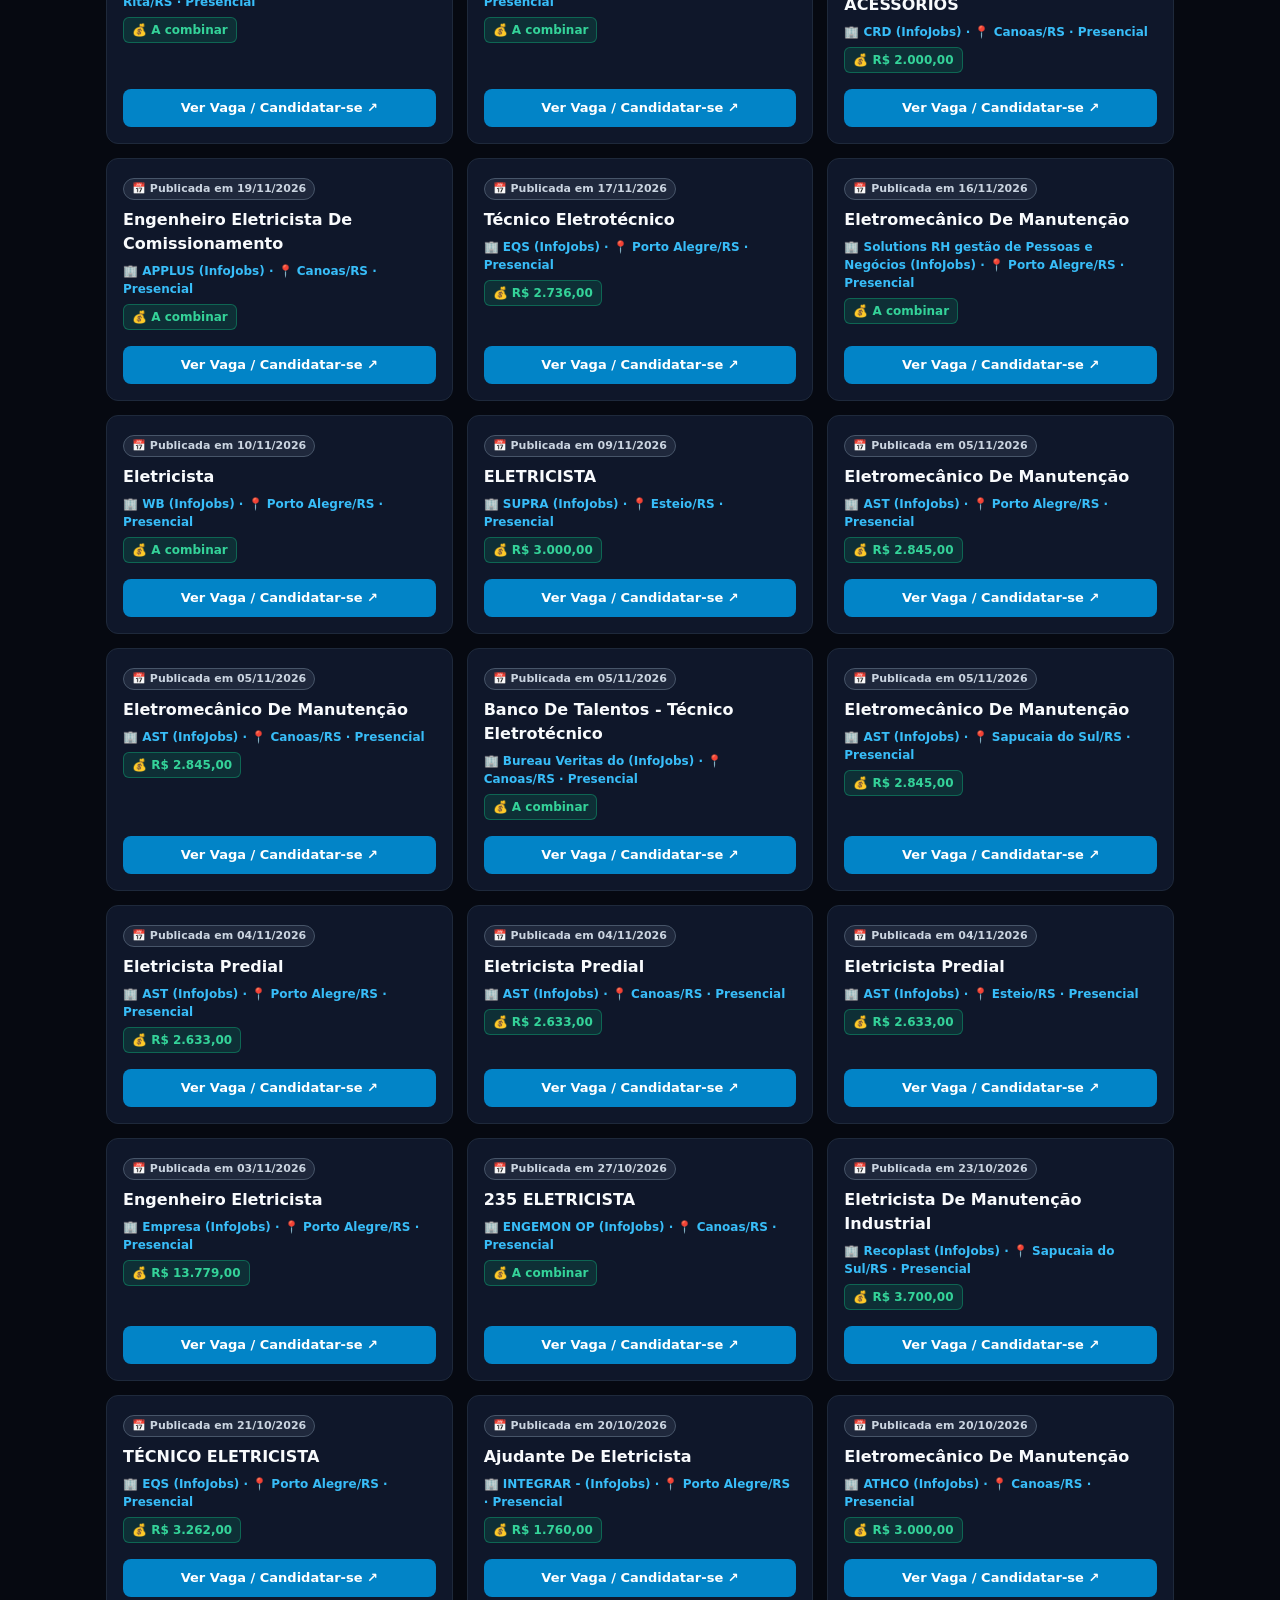
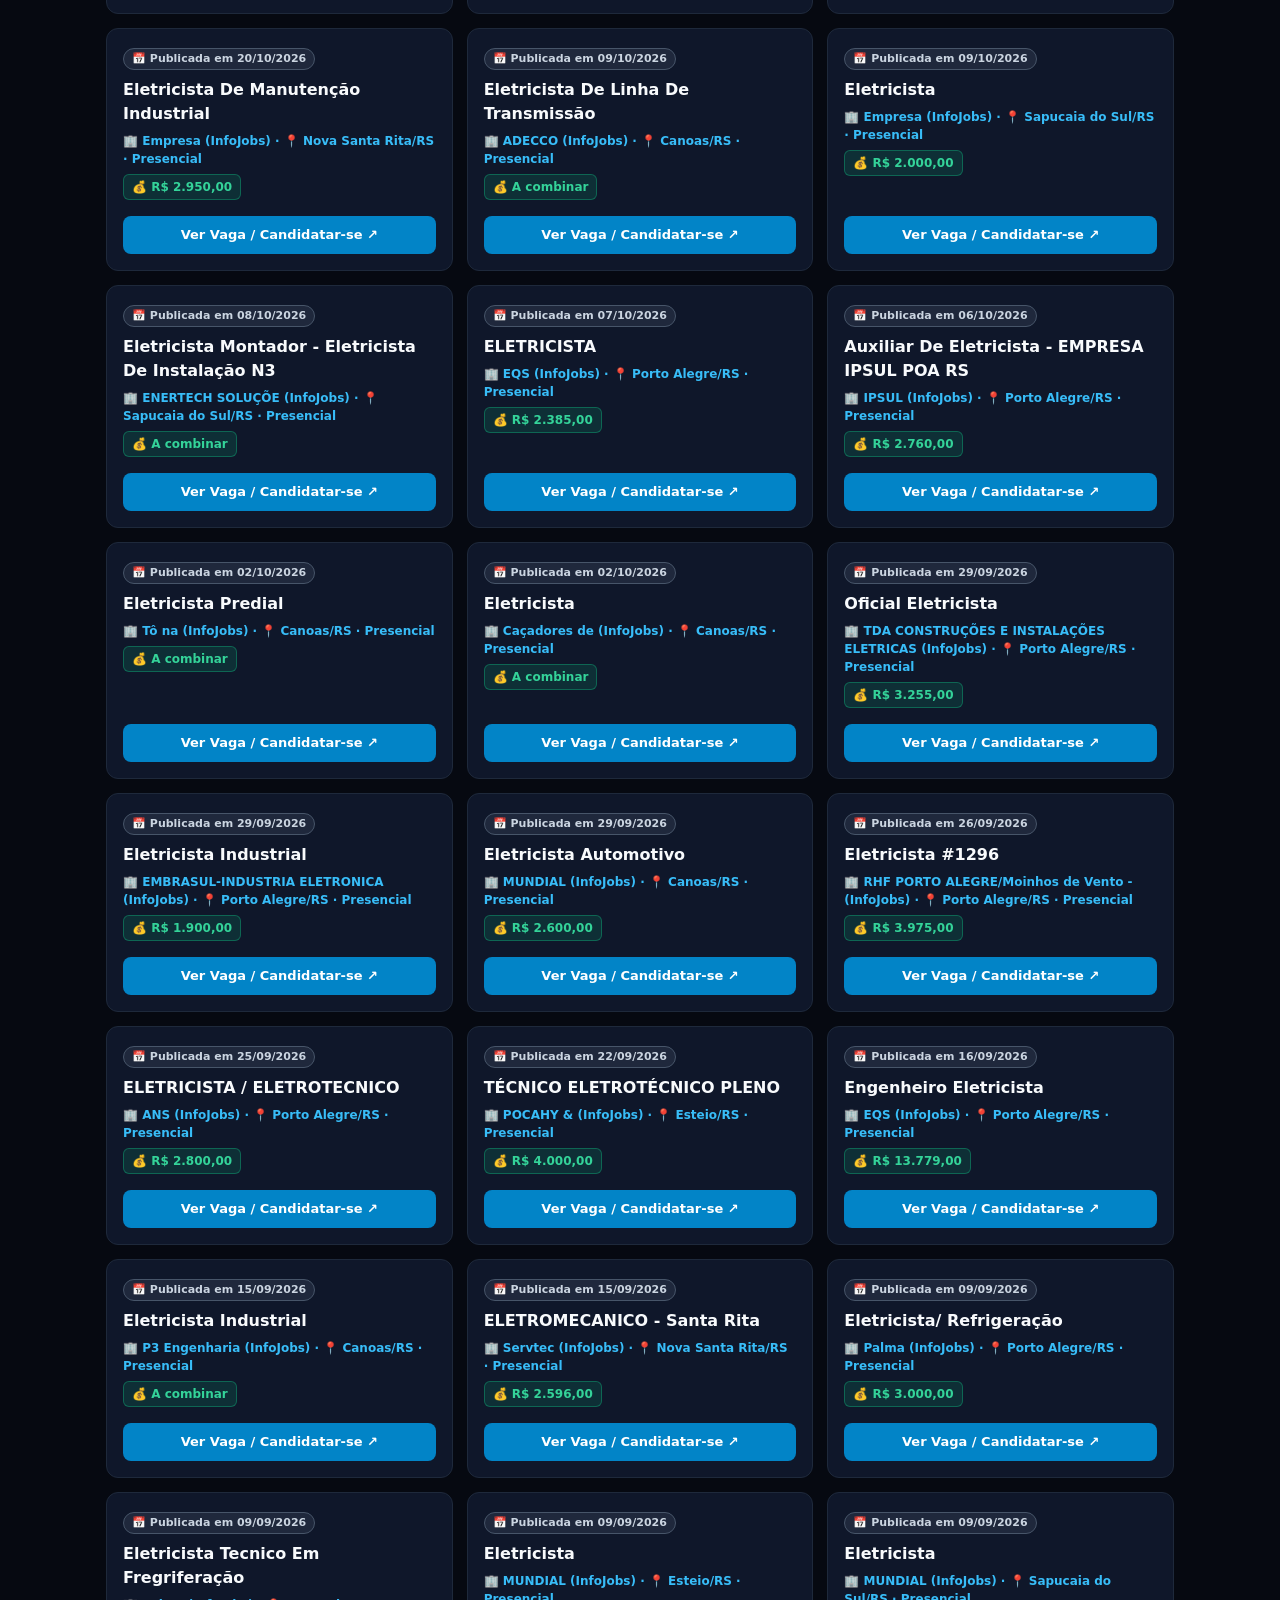
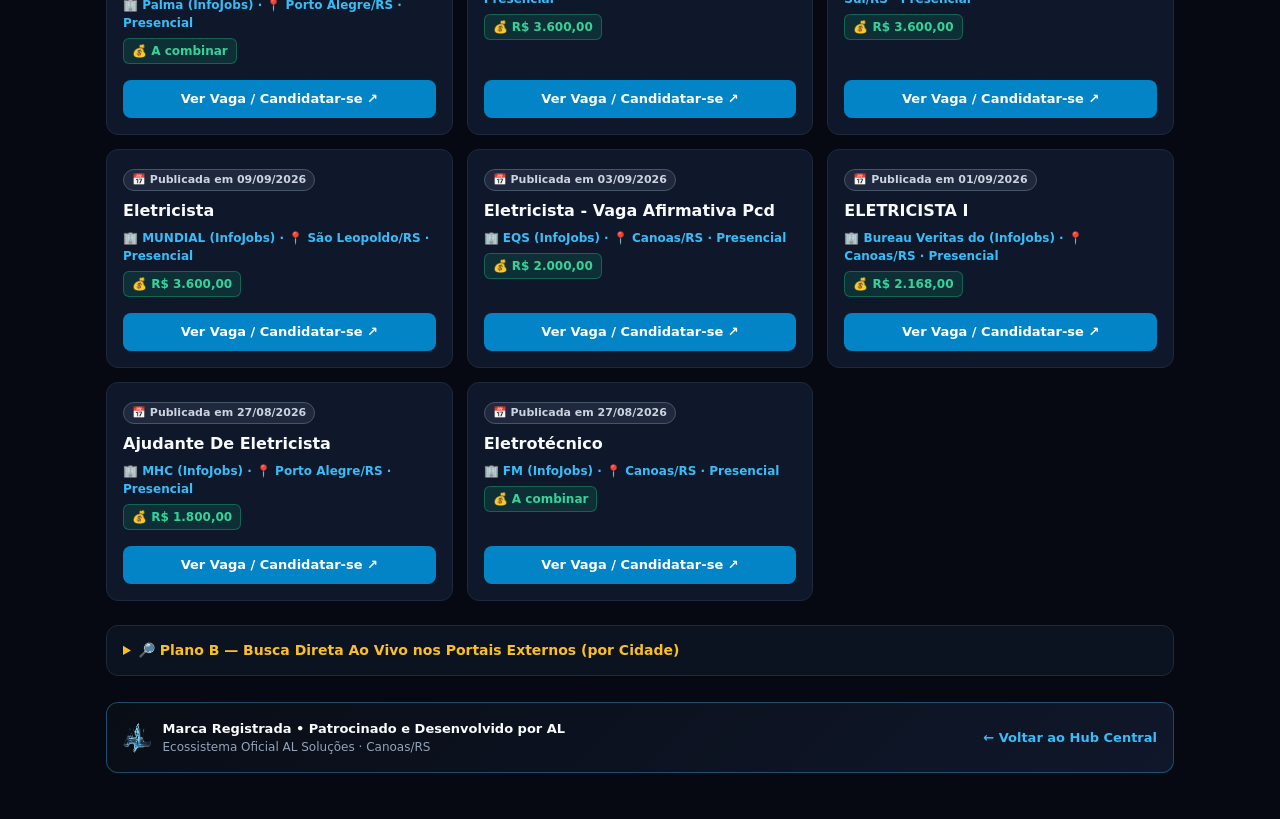
<file: vagas-eletrica-rs/index.html>
<!DOCTYPE html>
<html lang="pt-BR">
<head>
<meta charset="UTF-8">
<meta name="viewport" content="width=device-width, initial-scale=1.0">
<title>⚡ Vigiador de Vagas — Eletricista &amp; Técnico em Elétrica (7 Cidades RS)</title>
<link rel="icon" type="image/png" href="../favicon_AL.png">
<style>
  :root { --bg:#060911; --card:#0f172a; --border:#1e293b; --accent:#38bdf8; --gold:#fbbf24; --green:#10b981; --text:#f8fafc; --muted:#94a3b8; }
  * { box-sizing:border-box; }
  body { margin:0; font-family:system-ui,-apple-system,Segoe UI,Roboto,sans-serif; background:var(--bg); color:var(--text); line-height:1.5; }
  .wrap { max-width:1100px; margin:0 auto; padding:18px 16px 46px; }
  .topbar { display:flex; align-items:center; justify-content:space-between; gap:12px; padding-bottom:16px; border-bottom:1px solid var(--border); flex-wrap:wrap; }
  .brand { display:flex; align-items:center; gap:10px; font-weight:800; font-size:15px; color:var(--text); text-decoration:none; }
  .brand img { height:32px; width:auto; }
  .pill { background:rgba(56,189,248,0.16); border:1px solid rgba(56,189,248,0.45); color:#38bdf8; padding:4px 10px; border-radius:999px; font-size:12px; font-weight:700; }
  .hero { background:linear-gradient(145deg,#0b1220,#111827); border:1px solid rgba(56,189,248,0.3); border-radius:14px; padding:18px; margin-top:16px; display:flex; align-items:center; justify-content:space-between; gap:16px; flex-wrap:wrap; }
  .hero h1 { margin:0 0 6px; font-size:clamp(20px,3vw,26px); }
  .hero p { margin:0; color:var(--muted); font-size:13.5px; }
  .banner-mini { width:180px; border-radius:10px; border:1px solid var(--border); }
  .filters { margin-top:16px; display:flex; flex-direction:column; gap:10px; }
  .chip-row { display:flex; gap:8px; flex-wrap:wrap; }
  .chip { padding:7px 13px; border-radius:8px; border:1px solid rgba(255,255,255,0.14); background:#0f172a; color:#e2e8f0; font-size:12px; font-weight:700; cursor:pointer; }
  .chip.active { background:#0284c7; border-color:#38bdf8; color:#fff; }
  .search { width:100%; background:#0f172a; border:1px solid #334155; color:#f8fafc; border-radius:8px; padding:10px 12px; font-size:14px; }
  .grid { display:grid; grid-template-columns:repeat(auto-fit,minmax(285px,1fr)); gap:14px; margin-top:16px; }
  .card { background:var(--card); border:1px solid var(--border); border-radius:12px; padding:16px; display:flex; flex-direction:column; justify-content:space-between; }
  .card h3 { margin:0 0 6px; font-size:16px; color:#f8fafc; }
  .meta { font-size:12px; color:#38bdf8; font-weight:600; margin-bottom:6px; }
  .sal { display:inline-block; background:rgba(16,185,129,0.15); border:1px solid rgba(16,185,129,0.4); color:#34d399; font-size:12px; font-weight:700; padding:3px 8px; border-radius:6px; margin-bottom:6px; }
  .badge-hoje { display:inline-block; background:rgba(16,185,129,0.2); border:1px solid #10b981; color:#34d399; font-size:11px; font-weight:800; padding:2px 8px; border-radius:999px; }
  .badge-rec { display:inline-block; background:rgba(56,189,248,0.18); border:1px solid #38bdf8; color:#7dd3fc; font-size:11px; font-weight:700; padding:2px 8px; border-radius:999px; }
  .badge-old { display:inline-block; background:rgba(148,163,184,0.12); border:1px solid #475569; color:#cbd5e1; font-size:11px; font-weight:600; padding:2px 8px; border-radius:999px; }
  .btn { display:inline-block; text-align:center; background:#0284c7; color:#fff; text-decoration:none; padding:9px 12px; border-radius:8px; font-size:13px; font-weight:700; margin-top:10px; }
  details.planob { margin-top:24px; background:#0b1220; border:1px solid var(--border); border-radius:12px; padding:14px 16px; }
  details.planob summary { font-weight:700; cursor:pointer; color:var(--gold); font-size:14px; }
  .atalho-item { display:flex; align-items:center; justify-content:space-between; gap:8px; padding:8px 0; border-bottom:1px solid #1e293b; flex-wrap:wrap; font-size:13px; }
  .atalho-links { display:flex; gap:6px; flex-wrap:wrap; }
  .atalho-links a { background:#1e293b; color:#cbd5e1; text-decoration:none; padding:4px 9px; border-radius:6px; font-size:11.5px; font-weight:600; }
  .footer-al { margin-top:26px; padding:16px; border-radius:12px; background:linear-gradient(135deg,#090d16,#0f172a); border:1px solid rgba(56,189,248,0.35); display:flex; align-items:center; justify-content:space-between; flex-wrap:wrap; gap:12px; }
</style>
</head>
<body>
<div class="wrap">
  <div class="topbar">
    <a class="brand" href="../">
      <img src="../logo_AL_transparente.png" alt="AL Soluções" loading="lazy" decoding="async">
      <span>⚡ Vigiador de Vagas Elétrica RS · Hub AL</span>
    </a>
    <span class="pill" id="metaUpdate">7 Cidades RS · Portais 100% Gratuitos</span>
  </div>

  <div class="hero">
    <div style="flex:1;min-width:240px;">
      <h1>Vagas Reais de Eletricista &amp; Técnico em Elétrica</h1>
      <p>Cards reais ordenados do mais recente ao mais antigo · Porto Alegre, Canoas, Esteio, Sapucaia do Sul, São Leopoldo, Nova Santa Rita e Triunfo.</p>
    </div>
    <img class="banner-mini" src="../banner_patrocinado_AL.jpg" alt="AL Soluções" loading="lazy" decoding="async">
  </div>

  <div class="filters">
    <div class="chip-row" id="frescorRow"></div>
    <div class="chip-row" id="cidadesRow"></div>
    <div class="chip-row" id="cargosRow"></div>
    <input id="buscaInput" class="search" type="text" placeholder="Buscar por palavra-chave (ex.: NR-10, Industrial, CFT, Braskem, Salário)...">
  </div>

  <div id="resumoContagem" style="margin-top:12px;font-size:12.5px;color:#94a3b8;font-weight:600;"></div>
  <div id="vagasContainer" class="grid"></div>

  <details class="planob">
    <summary>🔎 Plano B — Busca Direta Ao Vivo nos Portais Externos (por Cidade)</summary>
    <div id="atalhosContainer" style="margin-top:10px;"></div>
  </details>

  <footer class="footer-al">
    <div style="display:flex;align-items:center;gap:12px;">
      <img src="../logo_AL_transparente.png" alt="AL" style="height:30px;width:auto;" loading="lazy" decoding="async">
      <div>
        <div style="font-weight:800;font-size:13px;">Marca Registrada • Patrocinado e Desenvolvido por AL</div>
        <div style="font-size:12px;color:#94a3b8;">Ecossistema Oficial AL Soluções · Canoas/RS</div>
      </div>
    </div>
    <a href="../" style="color:#38bdf8;font-size:13px;font-weight:700;text-decoration:none;">← Voltar ao Hub Central</a>
  </footer>
</div>

<script>
  window.__DADOS_VAGAS__ = {"ultima_atualizacao": "27/11/2026 (Varredura Camada 0)", "data_hoje_iso": "2026-11-27", "cidades": ["Porto Alegre", "Canoas", "Esteio", "Sapucaia do Sul", "São Leopoldo", "Nova Santa Rita", "Triunfo"], "por_fonte": {"InfoJobs": 159, "BNE": 140}, "por_cidade": {"Porto Alegre": 19, "Canoas": 16, "Esteio": 8, "Sapucaia do Sul": 8, "São Leopoldo": 3, "Nova Santa Rita": 4, "Triunfo": 1}, "vagas": [{"titulo": "Vaga De Eletricista", "cargo_tipo": "Eletricista", "empresa": "BNE Empregos", "portal": "BNE", "portal_pago": false, "cidade": "Porto Alegre", "modalidade": "Presencial", "salario": "A combinar", "publishedDate": "2026-11-26", "data_encontrado": "26/11/2026", "link": "https://www.bne.com.br/vaga-de-emprego-na-area-manutencao-em-porto-alegre-rs/eletricista/6250252"}, {"titulo": "Vaga De Eletricista", "cargo_tipo": "Eletricista", "empresa": "BNE Empregos", "portal": "BNE", "portal_pago": false, "cidade": "Canoas", "modalidade": "Presencial", "salario": "A combinar", "publishedDate": "2026-11-26", "data_encontrado": "26/11/2026", "link": "https://www.bne.com.br/vaga-de-emprego-na-area-manutencao-em-canoas-rs/eletricista/6098627"}, {"titulo": "Vaga De Eletricista", "cargo_tipo": "Eletricista", "empresa": "BNE Empregos", "portal": "BNE", "portal_pago": false, "cidade": "Esteio", "modalidade": "Presencial", "salario": "A combinar", "publishedDate": "2026-11-26", "data_encontrado": "26/11/2026", "link": "https://www.bne.com.br/vaga-de-emprego-na-area-manutencao-em-esteio-rs/eletricista/5954515"}, {"titulo": "Vaga De Eletricista De Instalações", "cargo_tipo": "Eletricista", "empresa": "BNE Empregos", "portal": "BNE", "portal_pago": false, "cidade": "Esteio", "modalidade": "Presencial", "salario": "A combinar", "publishedDate": "2026-11-26", "data_encontrado": "26/11/2026", "link": "https://www.bne.com.br/vaga-de-emprego-na-area-manutencao-em-esteio-rs/eletricista-de-instalacoes/5839175"}, {"titulo": "Vaga De Eletricista De Manutenção", "cargo_tipo": "Eletricista", "empresa": "BNE Empregos", "portal": "BNE", "portal_pago": false, "cidade": "Esteio", "modalidade": "Presencial", "salario": "A combinar", "publishedDate": "2026-11-26", "data_encontrado": "26/11/2026", "link": "https://www.bne.com.br/vaga-de-emprego-na-area-manutencao-em-esteio-rs/eletricista-de-manutencao/5796820"}, {"titulo": "Vaga De Eletricista De Manutenção – Esteio /Rs", "cargo_tipo": "Eletricista", "empresa": "BNE Empregos", "portal": "BNE", "portal_pago": false, "cidade": "Esteio", "modalidade": "Presencial", "salario": "A combinar", "publishedDate": "2026-11-26", "data_encontrado": "26/11/2026", "link": "https://www.bne.com.br/vaga-de-emprego-na-area-manutencao-em-esteio-rs/eletricista-de-manutencao/4283684"}, {"titulo": "Vaga De Eletricista", "cargo_tipo": "Eletricista", "empresa": "BNE Empregos", "portal": "BNE", "portal_pago": false, "cidade": "Sapucaia do Sul", "modalidade": "Presencial", "salario": "A combinar", "publishedDate": "2026-11-26", "data_encontrado": "26/11/2026", "link": "https://www.bne.com.br/vaga-de-emprego-na-area-manutencao-em-sapucaia-do-sul-rs/eletricista/6252942"}, {"titulo": "Vaga De Eletricista Predial", "cargo_tipo": "Eletricista", "empresa": "BNE Empregos", "portal": "BNE", "portal_pago": false, "cidade": "Sapucaia do Sul", "modalidade": "Presencial", "salario": "A combinar", "publishedDate": "2026-11-26", "data_encontrado": "26/11/2026", "link": "https://www.bne.com.br/vaga-de-emprego-na-area-manutencao-em-sapucaia-do-sul-rs/eletricista/5317417"}, {"titulo": "Vaga De Eletricista De Manutenção", "cargo_tipo": "Eletricista", "empresa": "BNE Empregos", "portal": "BNE", "portal_pago": false, "cidade": "Sapucaia do Sul", "modalidade": "Presencial", "salario": "A combinar", "publishedDate": "2026-11-26", "data_encontrado": "26/11/2026", "link": "https://www.bne.com.br/vaga-de-emprego-na-area-manutencao-em-sapucaia-do-sul-rs/eletricista-de-manutencao/5852407"}, {"titulo": "Vaga De Eletricista", "cargo_tipo": "Eletricista", "empresa": "BNE Empregos", "portal": "BNE", "portal_pago": false, "cidade": "São Leopoldo", "modalidade": "Presencial", "salario": "A combinar", "publishedDate": "2026-11-26", "data_encontrado": "26/11/2026", "link": "https://www.bne.com.br/vaga-de-emprego-na-area-manutencao-em-sao-leopoldo-rs/eletricista/6252941"}, {"titulo": "Vaga De Técnico Em Elétrica, Eletrotécnica, Eletromecânica, Mecatrônica Ou Automação Industrial", "cargo_tipo": "Técnico em Elétrica", "empresa": "BNE Empregos", "portal": "BNE", "portal_pago": false, "cidade": "São Leopoldo", "modalidade": "Presencial", "salario": "A combinar", "publishedDate": "2026-11-26", "data_encontrado": "26/11/2026", "link": "https://www.bne.com.br/vaga-de-emprego-na-area-manutencao-em-sao-leopoldo-rs/eletricista-tecnico/6154265"}, {"titulo": "Eletricista De Manutenção", "cargo_tipo": "Eletricista", "empresa": "Empresa", "portal": "InfoJobs", "portal_pago": false, "cidade": "Nova Santa Rita", "modalidade": "Presencial", "salario": "A combinar", "publishedDate": "2026-11-26", "data_encontrado": "26/11/2026", "link": "https://www.infojobs.com.br/vaga-de-eletricista-manutencao-em-rio-grande-do-sul__12253719.aspx"}, {"titulo": "Vaga De Eletricista", "cargo_tipo": "Eletricista", "empresa": "BNE Empregos", "portal": "BNE", "portal_pago": false, "cidade": "Nova Santa Rita", "modalidade": "Presencial", "salario": "A combinar", "publishedDate": "2026-11-26", "data_encontrado": "26/11/2026", "link": "https://www.bne.com.br/vaga-de-emprego-na-area-manutencao-em-nova-santa-rita-rs/eletricista/6021639"}, {"titulo": "Vaga De Eletricista", "cargo_tipo": "Eletricista", "empresa": "BNE Empregos", "portal": "BNE", "portal_pago": false, "cidade": "Triunfo", "modalidade": "Presencial", "salario": "A combinar", "publishedDate": "2026-11-26", "data_encontrado": "26/11/2026", "link": "https://www.bne.com.br/vaga-de-emprego-na-area-manutencao-em-porto-alegre-rs/eletricista/6242003"}, {"titulo": "ELETRICISTA AUTOMOTIVO E INSTALADOR DE SOM, ALARMES E ACESSÓRIOS", "cargo_tipo": "Eletricista", "empresa": "CRD", "portal": "InfoJobs", "portal_pago": false, "cidade": "Canoas", "modalidade": "Presencial", "salario": "R$ 2.000,00", "publishedDate": "2026-11-20", "data_encontrado": "20/11/2026", "link": "https://www.infojobs.com.br/vaga-de-eletricista-automotivo-instalador-som,-alarmes-acessorios-em-rio-grande-do-sul__12238801.aspx"}, {"titulo": "Engenheiro Eletricista De Comissionamento", "cargo_tipo": "Eletricista", "empresa": "APPLUS", "portal": "InfoJobs", "portal_pago": false, "cidade": "Canoas", "modalidade": "Presencial", "salario": "A combinar", "publishedDate": "2026-11-19", "data_encontrado": "19/11/2026", "link": "https://www.infojobs.com.br/vaga-de-engenheiro-eletricista-comissionamento-em-__12235728.aspx"}, {"titulo": "Técnico Eletrotécnico", "cargo_tipo": "Técnico em Elétrica", "empresa": "EQS", "portal": "InfoJobs", "portal_pago": false, "cidade": "Porto Alegre", "modalidade": "Presencial", "salario": "R$ 2.736,00", "publishedDate": "2026-11-17", "data_encontrado": "17/11/2026", "link": "https://www.infojobs.com.br/vaga-de-tecnico-eletrotecnico-em-rio-grande-do-sul__12228597.aspx"}, {"titulo": "Eletromecânico De Manutenção", "cargo_tipo": "Eletricista", "empresa": "Solutions RH gestão de Pessoas e Negócios", "portal": "InfoJobs", "portal_pago": false, "cidade": "Porto Alegre", "modalidade": "Presencial", "salario": "A combinar", "publishedDate": "2026-11-16", "data_encontrado": "16/11/2026", "link": "https://www.infojobs.com.br/vaga-de-eletromecanico-manutencao-em-rio-grande-do-sul__12221815.aspx"}, {"titulo": "Eletricista", "cargo_tipo": "Eletricista", "empresa": "WB", "portal": "InfoJobs", "portal_pago": false, "cidade": "Porto Alegre", "modalidade": "Presencial", "salario": "A combinar", "publishedDate": "2026-11-10", "data_encontrado": "10/11/2026", "link": "https://www.infojobs.com.br/vaga-de-eletricista-em-rio-grande-do-sul__12205577.aspx"}, {"titulo": "ELETRICISTA", "cargo_tipo": "Eletricista", "empresa": "SUPRA", "portal": "InfoJobs", "portal_pago": false, "cidade": "Esteio", "modalidade": "Presencial", "salario": "R$ 3.000,00", "publishedDate": "2026-11-09", "data_encontrado": "09/11/2026", "link": "https://www.infojobs.com.br/vaga-de-eletricista-em-rio-grande-do-sul__10250660.aspx"}, {"titulo": "Eletromecânico De Manutenção", "cargo_tipo": "Eletricista", "empresa": "AST", "portal": "InfoJobs", "portal_pago": false, "cidade": "Porto Alegre", "modalidade": "Presencial", "salario": "R$ 2.845,00", "publishedDate": "2026-11-05", "data_encontrado": "05/11/2026", "link": "https://www.infojobs.com.br/vaga-de-eletromecanico-manutencao-em-rio-grande-do-sul__12190682.aspx"}, {"titulo": "Eletromecânico De Manutenção", "cargo_tipo": "Eletricista", "empresa": "AST", "portal": "InfoJobs", "portal_pago": false, "cidade": "Canoas", "modalidade": "Presencial", "salario": "R$ 2.845,00", "publishedDate": "2026-11-05", "data_encontrado": "05/11/2026", "link": "https://www.infojobs.com.br/vaga-de-eletromecanico-manutencao-em-rio-grande-do-sul__12190680.aspx"}, {"titulo": "Banco De Talentos - Técnico Eletrotécnico", "cargo_tipo": "Técnico em Elétrica", "empresa": "Bureau Veritas do", "portal": "InfoJobs", "portal_pago": false, "cidade": "Canoas", "modalidade": "Presencial", "salario": "A combinar", "publishedDate": "2026-11-05", "data_encontrado": "05/11/2026", "link": "https://www.infojobs.com.br/vaga-de-banco-talentos-tecnico-eletrotecnico-em-__12192193.aspx"}, {"titulo": "Eletromecânico De Manutenção", "cargo_tipo": "Eletricista", "empresa": "AST", "portal": "InfoJobs", "portal_pago": false, "cidade": "Sapucaia do Sul", "modalidade": "Presencial", "salario": "R$ 2.845,00", "publishedDate": "2026-11-05", "data_encontrado": "05/11/2026", "link": "https://www.infojobs.com.br/vaga-de-eletromecanico-manutencao-em-rio-grande-do-sul__12190695.aspx"}, {"titulo": "Eletricista Predial", "cargo_tipo": "Eletricista", "empresa": "AST", "portal": "InfoJobs", "portal_pago": false, "cidade": "Porto Alegre", "modalidade": "Presencial", "salario": "R$ 2.633,00", "publishedDate": "2026-11-04", "data_encontrado": "04/11/2026", "link": "https://www.infojobs.com.br/vaga-de-eletricista-predial-em-rio-grande-do-sul__12183788.aspx"}, {"titulo": "Eletricista Predial", "cargo_tipo": "Eletricista", "empresa": "AST", "portal": "InfoJobs", "portal_pago": false, "cidade": "Canoas", "modalidade": "Presencial", "salario": "R$ 2.633,00", "publishedDate": "2026-11-04", "data_encontrado": "04/11/2026", "link": "https://www.infojobs.com.br/vaga-de-eletricista-predial-em-rio-grande-do-sul__12183789.aspx"}, {"titulo": "Eletricista Predial", "cargo_tipo": "Eletricista", "empresa": "AST", "portal": "InfoJobs", "portal_pago": false, "cidade": "Esteio", "modalidade": "Presencial", "salario": "R$ 2.633,00", "publishedDate": "2026-11-04", "data_encontrado": "04/11/2026", "link": "https://www.infojobs.com.br/vaga-de-eletricista-predial-em-rio-grande-do-sul__12183784.aspx"}, {"titulo": "Engenheiro Eletricista", "cargo_tipo": "Eletricista", "empresa": "Empresa", "portal": "InfoJobs", "portal_pago": false, "cidade": "Porto Alegre", "modalidade": "Presencial", "salario": "R$ 13.779,00", "publishedDate": "2026-11-03", "data_encontrado": "03/11/2026", "link": "https://www.infojobs.com.br/vaga-de-engenheiro-eletricista-em-rio-grande-do-sul__12154370.aspx"}, {"titulo": "235 ELETRICISTA", "cargo_tipo": "Eletricista", "empresa": "ENGEMON OP", "portal": "InfoJobs", "portal_pago": false, "cidade": "Canoas", "modalidade": "Presencial", "salario": "A combinar", "publishedDate": "2026-10-27", "data_encontrado": "27/10/2026", "link": "https://www.infojobs.com.br/vaga-de-235-eletricista-em-__12161311.aspx"}, {"titulo": "Eletricista De Manutenção Industrial", "cargo_tipo": "Eletricista", "empresa": "Recoplast", "portal": "InfoJobs", "portal_pago": false, "cidade": "Sapucaia do Sul", "modalidade": "Presencial", "salario": "R$ 3.700,00", "publishedDate": "2026-10-23", "data_encontrado": "23/10/2026", "link": "https://www.infojobs.com.br/vaga-de-eletricista-manutencao-industrial-em-rio-grande-do-sul__12075291.aspx"}, {"titulo": "TÉCNICO ELETRICISTA", "cargo_tipo": "Técnico em Elétrica", "empresa": "EQS", "portal": "InfoJobs", "portal_pago": false, "cidade": "Porto Alegre", "modalidade": "Presencial", "salario": "R$ 3.262,00", "publishedDate": "2026-10-21", "data_encontrado": "21/10/2026", "link": "https://www.infojobs.com.br/vaga-de-tecnico-eletricista-em-rio-grande-do-sul__12138843.aspx"}, {"titulo": "Ajudante De Eletricista", "cargo_tipo": "Eletricista", "empresa": "INTEGRAR -", "portal": "InfoJobs", "portal_pago": false, "cidade": "Porto Alegre", "modalidade": "Presencial", "salario": "R$ 1.760,00", "publishedDate": "2026-10-20", "data_encontrado": "20/10/2026", "link": "https://www.infojobs.com.br/vaga-de-ajudante-eletricista-em-rio-grande-do-sul__12134249.aspx"}, {"titulo": "Eletromecânico De Manutenção", "cargo_tipo": "Eletricista", "empresa": "ATHCO", "portal": "InfoJobs", "portal_pago": false, "cidade": "Canoas", "modalidade": "Presencial", "salario": "R$ 3.000,00", "publishedDate": "2026-10-20", "data_encontrado": "20/10/2026", "link": "https://www.infojobs.com.br/vaga-de-eletromecanico-manutencao-em-__12134880.aspx"}, {"titulo": "Eletricista De Manutenção Industrial", "cargo_tipo": "Eletricista", "empresa": "Empresa", "portal": "InfoJobs", "portal_pago": false, "cidade": "Nova Santa Rita", "modalidade": "Presencial", "salario": "R$ 2.950,00", "publishedDate": "2026-10-20", "data_encontrado": "20/10/2026", "link": "https://www.infojobs.com.br/vaga-de-eletricista-manutencao-industrial-em-rio-grande-do-sul__11707333.aspx"}, {"titulo": "Eletricista De Linha De Transmissão", "cargo_tipo": "Eletricista", "empresa": "ADECCO", "portal": "InfoJobs", "portal_pago": false, "cidade": "Canoas", "modalidade": "Presencial", "salario": "A combinar", "publishedDate": "2026-10-09", "data_encontrado": "09/10/2026", "link": "https://www.infojobs.com.br/vaga-de-eletricista-linha-transmissao-em-__12081794.aspx"}, {"titulo": "Eletricista", "cargo_tipo": "Eletricista", "empresa": "Empresa", "portal": "InfoJobs", "portal_pago": false, "cidade": "Sapucaia do Sul", "modalidade": "Presencial", "salario": "R$ 2.000,00", "publishedDate": "2026-10-09", "data_encontrado": "09/10/2026", "link": "https://www.infojobs.com.br/vaga-de-eletricista-em-rio-grande-do-sul__12103144.aspx"}, {"titulo": "Eletricista Montador - Eletricista De Instalação N3", "cargo_tipo": "Eletricista", "empresa": "ENERTECH SOLUÇÕE", "portal": "InfoJobs", "portal_pago": false, "cidade": "Sapucaia do Sul", "modalidade": "Presencial", "salario": "A combinar", "publishedDate": "2026-10-08", "data_encontrado": "08/10/2026", "link": "https://www.infojobs.com.br/vaga-de-eletricista-montador-eletricista-instalacao-n3-em-rio-grande-do-sul__11731891.aspx"}, {"titulo": "ELETRICISTA", "cargo_tipo": "Eletricista", "empresa": "EQS", "portal": "InfoJobs", "portal_pago": false, "cidade": "Porto Alegre", "modalidade": "Presencial", "salario": "R$ 2.385,00", "publishedDate": "2026-10-07", "data_encontrado": "07/10/2026", "link": "https://www.infojobs.com.br/vaga-de-eletricista-em-rio-grande-do-sul__12030271.aspx"}, {"titulo": "Auxiliar De Eletricista - EMPRESA IPSUL POA RS", "cargo_tipo": "Eletricista", "empresa": "IPSUL", "portal": "InfoJobs", "portal_pago": false, "cidade": "Porto Alegre", "modalidade": "Presencial", "salario": "R$ 2.760,00", "publishedDate": "2026-10-06", "data_encontrado": "06/10/2026", "link": "https://www.infojobs.com.br/vaga-de-auxiliar-eletricista-empresa-ipsul-poa-rs-em-rio-grande-do-sul__12090704.aspx"}, {"titulo": "Eletricista Predial", "cargo_tipo": "Eletricista", "empresa": "Tô na", "portal": "InfoJobs", "portal_pago": false, "cidade": "Canoas", "modalidade": "Presencial", "salario": "A combinar", "publishedDate": "2026-10-02", "data_encontrado": "02/10/2026", "link": "https://www.infojobs.com.br/vaga-de-eletricista-predial-em-rio-grande-do-sul__12078039.aspx"}, {"titulo": "Eletricista", "cargo_tipo": "Eletricista", "empresa": "Caçadores de", "portal": "InfoJobs", "portal_pago": false, "cidade": "Canoas", "modalidade": "Presencial", "salario": "A combinar", "publishedDate": "2026-10-02", "data_encontrado": "02/10/2026", "link": "https://www.infojobs.com.br/vaga-de-eletricista-em-rio-grande-do-sul__12077866.aspx"}, {"titulo": "Oficial Eletricista", "cargo_tipo": "Eletricista", "empresa": "TDA CONSTRUÇÕES E INSTALAÇÕES ELETRICAS", "portal": "InfoJobs", "portal_pago": false, "cidade": "Porto Alegre", "modalidade": "Presencial", "salario": "R$ 3.255,00", "publishedDate": "2026-09-29", "data_encontrado": "29/09/2026", "link": "https://www.infojobs.com.br/vaga-de-oficial-eletricista-em-rio-grande-do-sul__12067698.aspx"}, {"titulo": "Eletricista Industrial", "cargo_tipo": "Eletricista", "empresa": "EMBRASUL-INDUSTRIA ELETRONICA", "portal": "InfoJobs", "portal_pago": false, "cidade": "Porto Alegre", "modalidade": "Presencial", "salario": "R$ 1.900,00", "publishedDate": "2026-09-29", "data_encontrado": "29/09/2026", "link": "https://www.infojobs.com.br/vaga-de-eletricista-industrial-em-rio-grande-do-sul__12066827.aspx"}, {"titulo": "Eletricista Automotivo", "cargo_tipo": "Eletricista", "empresa": "MUNDIAL", "portal": "InfoJobs", "portal_pago": false, "cidade": "Canoas", "modalidade": "Presencial", "salario": "R$ 2.600,00", "publishedDate": "2026-09-29", "data_encontrado": "29/09/2026", "link": "https://www.infojobs.com.br/vaga-de-eletricista-automotivo-em-rio-grande-do-sul__12064255.aspx"}, {"titulo": "Eletricista #1296", "cargo_tipo": "Eletricista", "empresa": "RHF PORTO ALEGRE/Moinhos de Vento -", "portal": "InfoJobs", "portal_pago": false, "cidade": "Porto Alegre", "modalidade": "Presencial", "salario": "R$ 3.975,00", "publishedDate": "2026-09-26", "data_encontrado": "26/09/2026", "link": "https://www.infojobs.com.br/vaga-de-eletricista-1296-em-rio-grande-do-sul__11990652.aspx"}, {"titulo": "ELETRICISTA / ELETROTECNICO", "cargo_tipo": "Técnico em Elétrica", "empresa": "ANS", "portal": "InfoJobs", "portal_pago": false, "cidade": "Porto Alegre", "modalidade": "Presencial", "salario": "R$ 2.800,00", "publishedDate": "2026-09-25", "data_encontrado": "25/09/2026", "link": "https://www.infojobs.com.br/vaga-de-eletricista-eletrotecnico-em-rio-grande-do-sul__12054333.aspx"}, {"titulo": "TÉCNICO ELETROTÉCNICO PLENO", "cargo_tipo": "Técnico em Elétrica", "empresa": "POCAHY &", "portal": "InfoJobs", "portal_pago": false, "cidade": "Esteio", "modalidade": "Presencial", "salario": "R$ 4.000,00", "publishedDate": "2026-09-22", "data_encontrado": "22/09/2026", "link": "https://www.infojobs.com.br/vaga-de-tecnico-eletrotecnico-pleno-em-rio-grande-do-sul__12041059.aspx"}, {"titulo": "Engenheiro Eletricista", "cargo_tipo": "Eletricista", "empresa": "EQS", "portal": "InfoJobs", "portal_pago": false, "cidade": "Porto Alegre", "modalidade": "Presencial", "salario": "R$ 13.779,00", "publishedDate": "2026-09-16", "data_encontrado": "16/09/2026", "link": "https://www.infojobs.com.br/vaga-de-engenheiro-eletricista-em-rio-grande-do-sul__12024864.aspx"}, {"titulo": "Eletricista Industrial", "cargo_tipo": "Eletricista", "empresa": "P3 Engenharia", "portal": "InfoJobs", "portal_pago": false, "cidade": "Canoas", "modalidade": "Presencial", "salario": "A combinar", "publishedDate": "2026-09-15", "data_encontrado": "15/09/2026", "link": "https://www.infojobs.com.br/vaga-de-eletricista-industrial-em-__12016070.aspx"}, {"titulo": "ELETROMECANICO - Santa Rita", "cargo_tipo": "Eletricista", "empresa": "Servtec", "portal": "InfoJobs", "portal_pago": false, "cidade": "Nova Santa Rita", "modalidade": "Presencial", "salario": "R$ 2.596,00", "publishedDate": "2026-09-15", "data_encontrado": "15/09/2026", "link": "https://www.infojobs.com.br/vaga-de-eletromecanico-santa-rita-em-rio-grande-do-sul__12019122.aspx"}, {"titulo": "Eletricista/ Refrigeração", "cargo_tipo": "Eletricista", "empresa": "Palma", "portal": "InfoJobs", "portal_pago": false, "cidade": "Porto Alegre", "modalidade": "Presencial", "salario": "R$ 3.000,00", "publishedDate": "2026-09-09", "data_encontrado": "09/09/2026", "link": "https://www.infojobs.com.br/vaga-de-eletricista-refrigeracao-em-rio-grande-do-sul__12000484.aspx"}, {"titulo": "Eletricista Tecnico Em Fregriferação", "cargo_tipo": "Técnico em Elétrica", "empresa": "Palma", "portal": "InfoJobs", "portal_pago": false, "cidade": "Porto Alegre", "modalidade": "Presencial", "salario": "A combinar", "publishedDate": "2026-09-09", "data_encontrado": "09/09/2026", "link": "https://www.infojobs.com.br/vaga-de-eletricista-tecnico-fregriferacao-em-rio-grande-do-sul__11998361.aspx"}, {"titulo": "Eletricista", "cargo_tipo": "Eletricista", "empresa": "MUNDIAL", "portal": "InfoJobs", "portal_pago": false, "cidade": "Esteio", "modalidade": "Presencial", "salario": "R$ 3.600,00", "publishedDate": "2026-09-09", "data_encontrado": "09/09/2026", "link": "https://www.infojobs.com.br/vaga-de-eletricista-em-rio-grande-do-sul__12000901.aspx"}, {"titulo": "Eletricista", "cargo_tipo": "Eletricista", "empresa": "MUNDIAL", "portal": "InfoJobs", "portal_pago": false, "cidade": "Sapucaia do Sul", "modalidade": "Presencial", "salario": "R$ 3.600,00", "publishedDate": "2026-09-09", "data_encontrado": "09/09/2026", "link": "https://www.infojobs.com.br/vaga-de-eletricista-em-rio-grande-do-sul__12000899.aspx"}, {"titulo": "Eletricista", "cargo_tipo": "Eletricista", "empresa": "MUNDIAL", "portal": "InfoJobs", "portal_pago": false, "cidade": "São Leopoldo", "modalidade": "Presencial", "salario": "R$ 3.600,00", "publishedDate": "2026-09-09", "data_encontrado": "09/09/2026", "link": "https://www.infojobs.com.br/vaga-de-eletricista-em-rio-grande-do-sul__12000903.aspx"}, {"titulo": "Eletricista - Vaga Afirmativa Pcd", "cargo_tipo": "Eletricista", "empresa": "EQS", "portal": "InfoJobs", "portal_pago": false, "cidade": "Canoas", "modalidade": "Presencial", "salario": "R$ 2.000,00", "publishedDate": "2026-09-03", "data_encontrado": "03/09/2026", "link": "https://www.infojobs.com.br/vaga-de-eletricista-vaga-afirmativa-pcd-em-__11983250.aspx"}, {"titulo": "ELETRICISTA I", "cargo_tipo": "Eletricista", "empresa": "Bureau Veritas do", "portal": "InfoJobs", "portal_pago": false, "cidade": "Canoas", "modalidade": "Presencial", "salario": "R$ 2.168,00", "publishedDate": "2026-09-01", "data_encontrado": "01/09/2026", "link": "https://www.infojobs.com.br/vaga-de-eletricista-i-em-__11975643.aspx"}, {"titulo": "Ajudante De Eletricista", "cargo_tipo": "Eletricista", "empresa": "MHC", "portal": "InfoJobs", "portal_pago": false, "cidade": "Porto Alegre", "modalidade": "Presencial", "salario": "R$ 1.800,00", "publishedDate": "2026-08-27", "data_encontrado": "27/08/2026", "link": "https://www.infojobs.com.br/vaga-de-ajudante-eletricista-em-rio-grande-do-sul__11959233.aspx"}, {"titulo": "Eletrotécnico", "cargo_tipo": "Técnico em Elétrica", "empresa": "FM", "portal": "InfoJobs", "portal_pago": false, "cidade": "Canoas", "modalidade": "Presencial", "salario": "A combinar", "publishedDate": "2026-08-27", "data_encontrado": "27/08/2026", "link": "https://www.infojobs.com.br/vaga-de-eletrotecnico-em-__11292672.aspx"}], "atalhos": [{"cidade": "Porto Alegre", "indeed": "https://br.indeed.com/jobs?q=Eletricista%20OR%20T%C3%A9cnico%20em%20El%C3%A9trica&l=Porto%20Alegre%2C%20RS", "trabalha_brasil": "https://www.trabalhabrasil.com.br/vagas-empregos-em-porto-alegre-rs/eletricista", "infojobs": "https://www.infojobs.com.br/vagas-de-eletricista-em-porto-alegre,-rs.aspx", "gupy": "https://portal.gupy.io/job-search/term=eletricista%20Porto%20Alegre", "sine_rs": "https://fgtas.rs.gov.br/agencias-fgtas-sine"}, {"cidade": "Canoas", "indeed": "https://br.indeed.com/jobs?q=Eletricista%20OR%20T%C3%A9cnico%20em%20El%C3%A9trica&l=Canoas%2C%20RS", "trabalha_brasil": "https://www.trabalhabrasil.com.br/vagas-empregos-em-canoas-rs/eletricista", "infojobs": "https://www.infojobs.com.br/vagas-de-eletricista-em-canoas,-rs.aspx", "gupy": "https://portal.gupy.io/job-search/term=eletricista%20Canoas", "sine_rs": "https://fgtas.rs.gov.br/agencias-fgtas-sine"}, {"cidade": "Esteio", "indeed": "https://br.indeed.com/jobs?q=Eletricista%20OR%20T%C3%A9cnico%20em%20El%C3%A9trica&l=Esteio%2C%20RS", "trabalha_brasil": "https://www.trabalhabrasil.com.br/vagas-empregos-em-esteio-rs/eletricista", "infojobs": "https://www.infojobs.com.br/vagas-de-eletricista-em-esteio,-rs.aspx", "gupy": "https://portal.gupy.io/job-search/term=eletricista%20Esteio", "sine_rs": "https://fgtas.rs.gov.br/agencias-fgtas-sine"}, {"cidade": "Sapucaia do Sul", "indeed": "https://br.indeed.com/jobs?q=Eletricista%20OR%20T%C3%A9cnico%20em%20El%C3%A9trica&l=Sapucaia%20do%20Sul%2C%20RS", "trabalha_brasil": "https://www.trabalhabrasil.com.br/vagas-empregos-em-sapucaia-do-sul-rs/eletricista", "infojobs": "https://www.infojobs.com.br/vagas-de-eletricista-em-sapucaia-do-sul,-rs.aspx", "gupy": "https://portal.gupy.io/job-search/term=eletricista%20Sapucaia%20do%20Sul", "sine_rs": "https://fgtas.rs.gov.br/agencias-fgtas-sine"}, {"cidade": "São Leopoldo", "indeed": "https://br.indeed.com/jobs?q=Eletricista%20OR%20T%C3%A9cnico%20em%20El%C3%A9trica&l=S%C3%A3o%20Leopoldo%2C%20RS", "trabalha_brasil": "https://www.trabalhabrasil.com.br/vagas-empregos-em-sao-leopoldo-rs/eletricista", "infojobs": "https://www.infojobs.com.br/vagas-de-eletricista-em-sao-leopoldo,-rs.aspx", "gupy": "https://portal.gupy.io/job-search/term=eletricista%20S%C3%A3o%20Leopoldo", "sine_rs": "https://fgtas.rs.gov.br/agencias-fgtas-sine"}, {"cidade": "Nova Santa Rita", "indeed": "https://br.indeed.com/jobs?q=Eletricista%20OR%20T%C3%A9cnico%20em%20El%C3%A9trica&l=Nova%20Santa%20Rita%2C%20RS", "trabalha_brasil": "https://www.trabalhabrasil.com.br/vagas-empregos-em-nova-santa-rita-rs/eletricista", "infojobs": "https://www.infojobs.com.br/vagas-de-eletricista-em-nova-santa-rita,-rs.aspx", "gupy": "https://portal.gupy.io/job-search/term=eletricista%20Nova%20Santa%20Rita", "sine_rs": "https://fgtas.rs.gov.br/agencias-fgtas-sine"}, {"cidade": "Triunfo", "indeed": "https://br.indeed.com/jobs?q=Eletricista%20OR%20T%C3%A9cnico%20em%20El%C3%A9trica&l=Triunfo%2C%20RS", "trabalha_brasil": "https://www.trabalhabrasil.com.br/vagas-empregos-em-triunfo-rs/eletricista", "infojobs": "https://www.infojobs.com.br/vagas-de-eletricista-em-triunfo,-rs.aspx", "gupy": "https://portal.gupy.io/job-search/term=eletricista%20Triunfo", "sine_rs": "https://fgtas.rs.gov.br/agencias-fgtas-sine"}]};
  let FRESCOR_ATIVO = "todas";
  let CIDADE_ATIVA = "Todas";
  let CARGO_ATIVO = "Todos";

  function badgeData(v, hojeIso) {
    const pub = v.publishedDate || hojeIso;
    const dPub = new Date(pub + "T00:00:00");
    const dHoje = new Date((hojeIso || "2026-11-26") + "T00:00:00");
    const diffDias = Math.round((dHoje - dPub) / 86400000);
    if (diffDias <= 0) return `<span class="badge-hoje">🆕 HOJE (${v.data_encontrado || "26/11/2026"})</span>`;
    if (diffDias <= 7) return `<span class="badge-rec">📅 Recente (${v.data_encontrado})</span>`;
    return `<span class="badge-old">📅 Publicada em ${v.data_encontrado}</span>`;
  }

  function render() {
    const D = window.__DADOS_VAGAS__;
    const hojeIso = D.data_hoje_iso || "2026-11-26";
    document.getElementById("metaUpdate").textContent = `Atualizado: ${D.ultima_atualizacao || "26/11/2026"}`;

    const frescores = [
      { key: "hoje48", label: "🔥 Hoje / 48h" },
      { key: "7d", label: "📅 Últimos 7 dias" },
      { key: "todas", label: "Todas Abertas" },
    ];
    document.getElementById("frescorRow").innerHTML = frescores.map(f =>
      `<button class="chip ${FRESCOR_ATIVO===f.key?'active':''}" onclick="FRESCOR_ATIVO='${f.key}';render();">${f.label}</button>`
    ).join("");

    const cidades = ["Todas", ...(D.cidades || [])];
    document.getElementById("cidadesRow").innerHTML = cidades.map(c =>
      `<button class="chip ${CIDADE_ATIVA===c?'active':''}" onclick="CIDADE_ATIVA='${c}';render();">${c}</button>`
    ).join("");

    const cargos = ["Todos", "Eletricista", "Técnico em Elétrica"];
    document.getElementById("cargosRow").innerHTML = cargos.map(cg =>
      `<button class="chip ${CARGO_ATIVO===cg?'active':''}" onclick="CARGO_ATIVO='${cg}';render();">${cg}</button>`
    ).join("");

    const termo = (document.getElementById("buscaInput").value || "").toLowerCase();
    const dHoje = new Date(hojeIso + "T00:00:00");
    const lista = (D.vagas || []).filter(v => {
      if (CIDADE_ATIVA !== "Todas" && v.cidade !== CIDADE_ATIVA) return false;
      if (CARGO_ATIVO !== "Todos" && v.cargo_tipo !== CARGO_ATIVO) return false;
      if (FRESCOR_ATIVO !== "todas") {
        const dPub = new Date((v.publishedDate || hojeIso) + "T00:00:00");
        const diff = Math.round((dHoje - dPub) / 86400000);
        if (FRESCOR_ATIVO === "hoje48" && diff > 2) return false;
        if (FRESCOR_ATIVO === "7d" && diff > 7) return false;
      }
      if (termo && !`${v.titulo} ${v.empresa} ${v.cidade} ${v.salario}`.toLowerCase().includes(termo)) return false;
      return true;
    });

    document.getElementById("resumoContagem").textContent = `Exibindo ${lista.length} vaga(s) real(is) aberta(s) de ${(D.vagas || []).length} monitoradas`;
    const box = document.getElementById("vagasContainer");
    if (!lista.length) {
      box.innerHTML = `<div class="card" style="grid-column:1/-1;color:#94a3b8;">Nenhuma vaga encontrada para este filtro específico. Selecione "Todas Abertas" ou outra cidade acima.</div>`;
    } else {
      box.innerHTML = lista.map(v => `
        <div class="card">
          <div>
            <div style="margin-bottom:8px;">${badgeData(v, hojeIso)}</div>
            <h3>${v.titulo}</h3>
            <div class="meta">🏢 ${v.empresa} (${v.portal || "Portal"}) · 📍 ${v.cidade}/RS · ${v.modalidade || "Presencial"}</div>
            <div class="sal">💰 ${v.salario || "A combinar"}</div>
          </div>
          <a class="btn" href="${v.link}" target="_blank" rel="noopener">Ver Vaga / Candidatar-se ↗</a>
        </div>
      `).join("");
    }

    document.getElementById("atalhosContainer").innerHTML = (D.atalhos || []).map(a => `
      <div class="atalho-item">
        <strong>📍 ${a.cidade}</strong>
        <div class="atalho-links">
          <a href="${a.indeed}" target="_blank" rel="noopener">Indeed</a>
          <a href="${a.trabalha_brasil}" target="_blank" rel="noopener">Trabalha Brasil</a>
          <a href="${a.infojobs}" target="_blank" rel="noopener">InfoJobs</a>
          <a href="${a.gupy}" target="_blank" rel="noopener">Gupy</a>
          <a href="${a.sine_rs}" target="_blank" rel="noopener">Sine RS</a>
        </div>
      </div>
    `).join("");
  }

  document.getElementById("buscaInput").addEventListener("input", render);
  fetch("dados_vagas.json?v=" + Date.now()).then(r => r.json()).then(d => {
    window.__DADOS_VAGAS__ = d;
    render();
  }).catch(() => render());
  render();
</script>
</body>
</html>
</file>
<file: al-autoscan-pro/style.css>
:root{--bg:#090e17;--card:#111927;--b:#233247;--txt:#e6edf3;--muted:#94a3b8;--acc:#38bdf8;--ok:#22c55e;--warn:#f59e0b;--bad:#ef4444}
*{box-sizing:border-box}
body{margin:0;font-family:Segoe UI,system-ui,Arial,sans-serif;background:var(--bg);color:var(--txt);line-height:1.45}
.wrap{max-width:1080px;margin:auto;padding:16px}
.hdr{display:flex;flex-wrap:wrap;align-items:center;justify-content:space-between;gap:12px;border-bottom:1px solid var(--b);padding-bottom:14px;margin-bottom:16px}
.brand{display:flex;align-items:center;gap:12px}
.al-metal{width:46px;height:46px;border-radius:11px;background:linear-gradient(135deg,#f8fafc 0%,#94a3b8 48%,#475569 100%);color:#090e17;font-weight:900;display:flex;align-items:center;justify-content:center;font-size:18px;box-shadow:0 2px 10px rgba(56,189,248,.25);border:1px solid #cbd5e1}
h1{font-size:20px;margin:0}
.sub{font-size:12px;color:var(--muted)}
.tabs{display:flex;flex-wrap:wrap;gap:8px;margin-bottom:14px}
.btn{background:#182436;color:var(--txt);border:1px solid var(--b);padding:9px 13px;border-radius:8px;cursor:pointer;font-size:13px;font-weight:600}
.btn.active,.btn-pri{background:#0284c7;border-color:#38bdf8;color:#fff}
.btn-wa{background:#15803d;border-color:#22c55e;color:#fff}
.grid{display:grid;grid-template-columns:repeat(auto-fit,minmax(210px,1fr));gap:12px;margin-bottom:14px}
.card{background:var(--card);border:1px solid var(--b);border-radius:12px;padding:14px;margin-bottom:14px}
.kpi{font-size:22px;font-weight:800;margin-top:4px}
.badge{display:inline-block;padding:4px 9px;border-radius:999px;font-size:12px;font-weight:700}
.verde{background:rgba(34,197,94,.16);color:#4ade80;border:1px solid #22c55e}
.amarelo{background:rgba(245,158,11,.16);color:#fbbf24;border:1px solid #f59e0b}
.vermelho{background:rgba(239,68,68,.18);color:#f87171;border:1px solid #ef4444}
.topo{display:grid;grid-template-columns:repeat(auto-fit,minmax(160px,1fr));gap:8px;margin:10px 0}
.topo-item{padding:10px;border-radius:8px;font-size:13px;font-weight:600;text-align:center}
.tbl-wrap{overflow-x:auto}
table{width:100%;border-collapse:collapse;font-size:13px}
th,td{padding:8px 10px;border-bottom:1px solid var(--b);text-align:left}
th{color:var(--acc)}
.warn-box{background:#23170d;border:1px solid var(--warn);border-radius:10px;padding:12px;font-size:13px;color:#fde68a}
.input{background:#0b1220;border:1px solid var(--b);color:var(--txt);padding:8px 10px;border-radius:8px;font-size:13px;width:160px}
.hide{display:none}
@media print{.tabs,.no-print{display:none!important}body{background:#fff;color:#000}}
</file>
